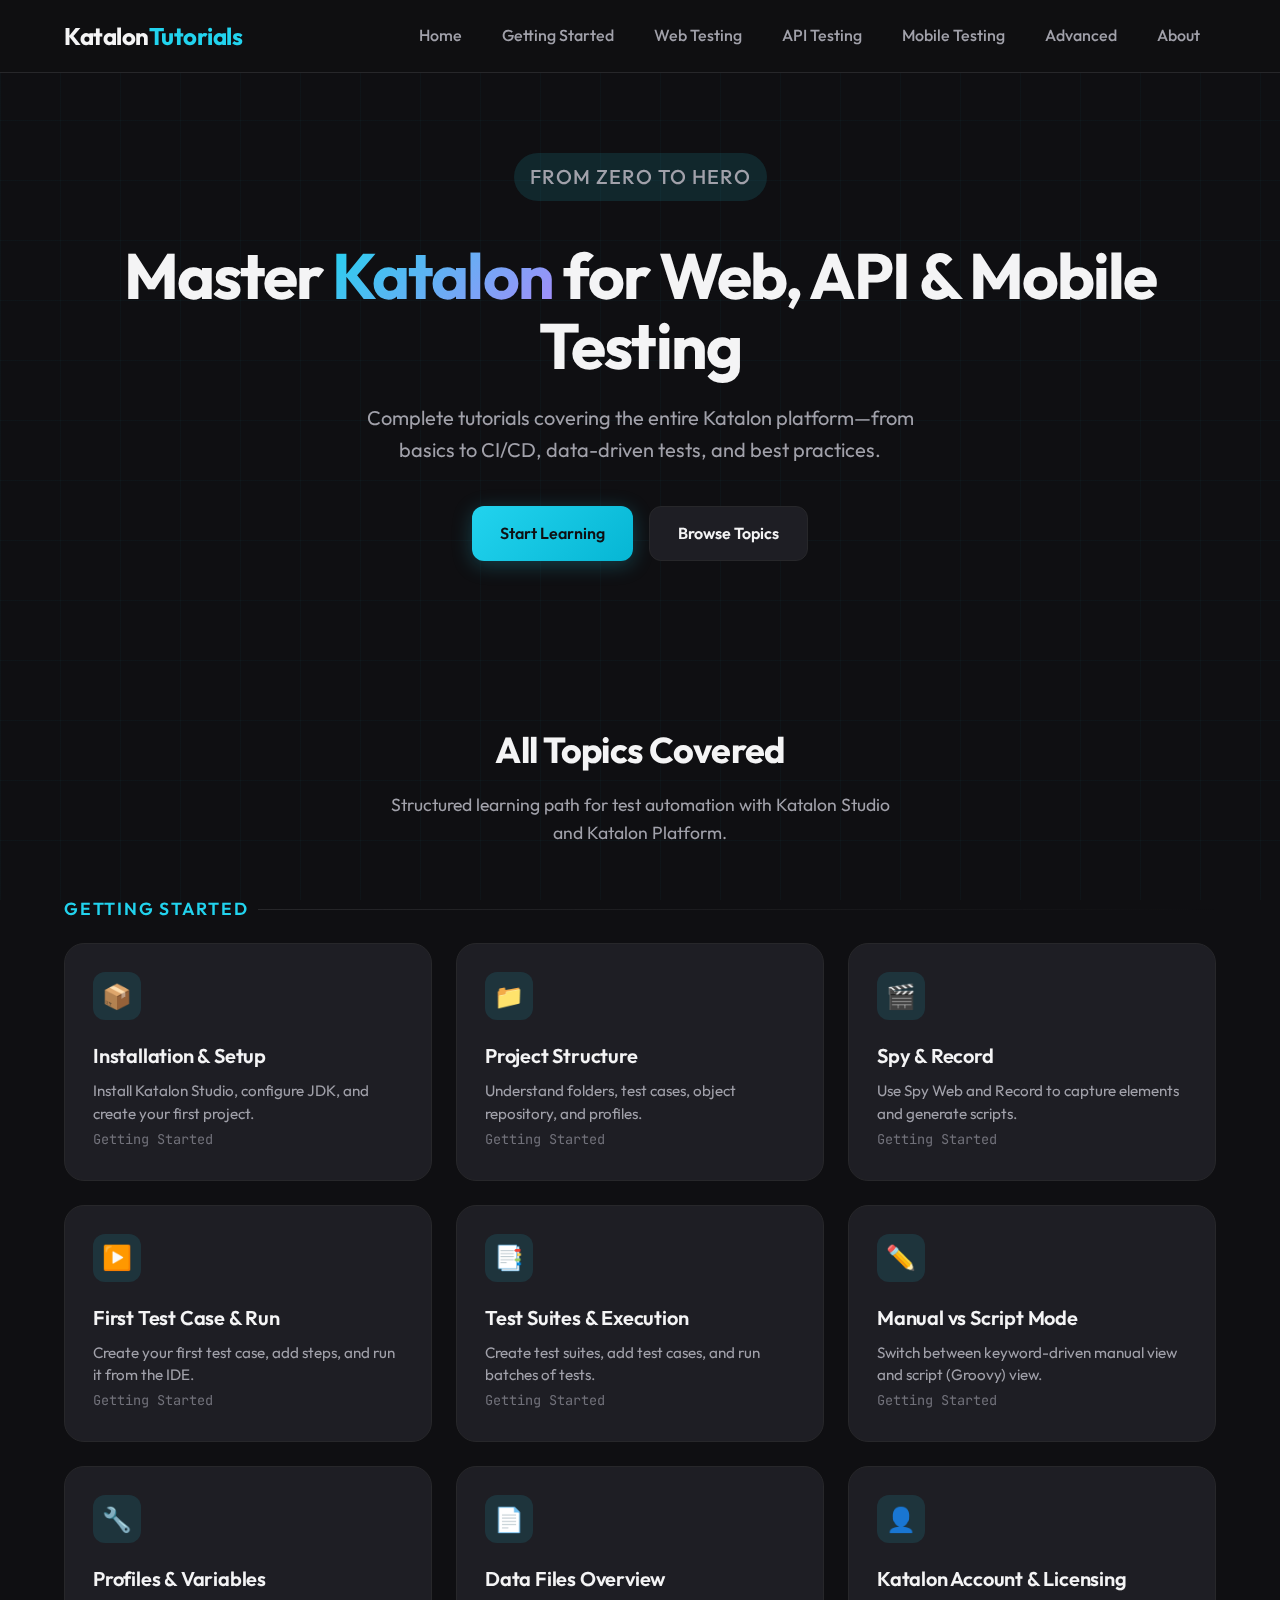
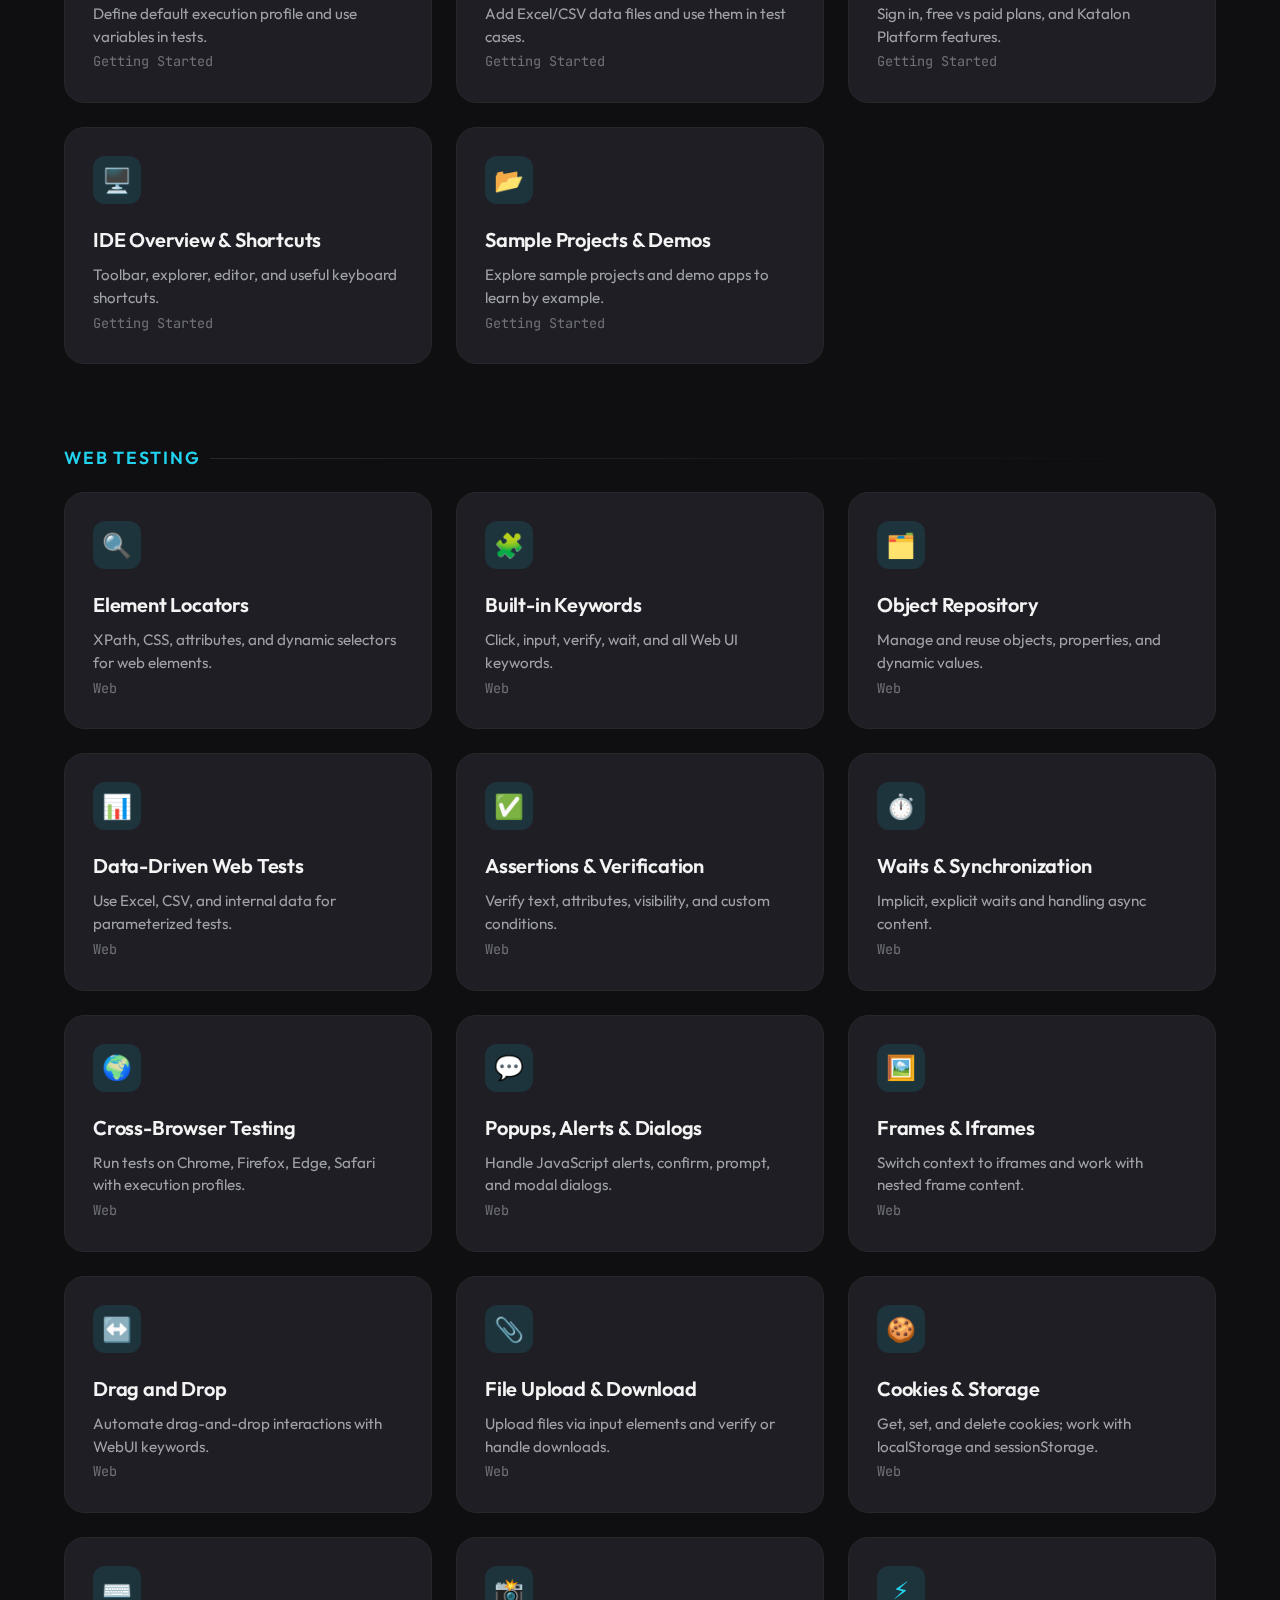
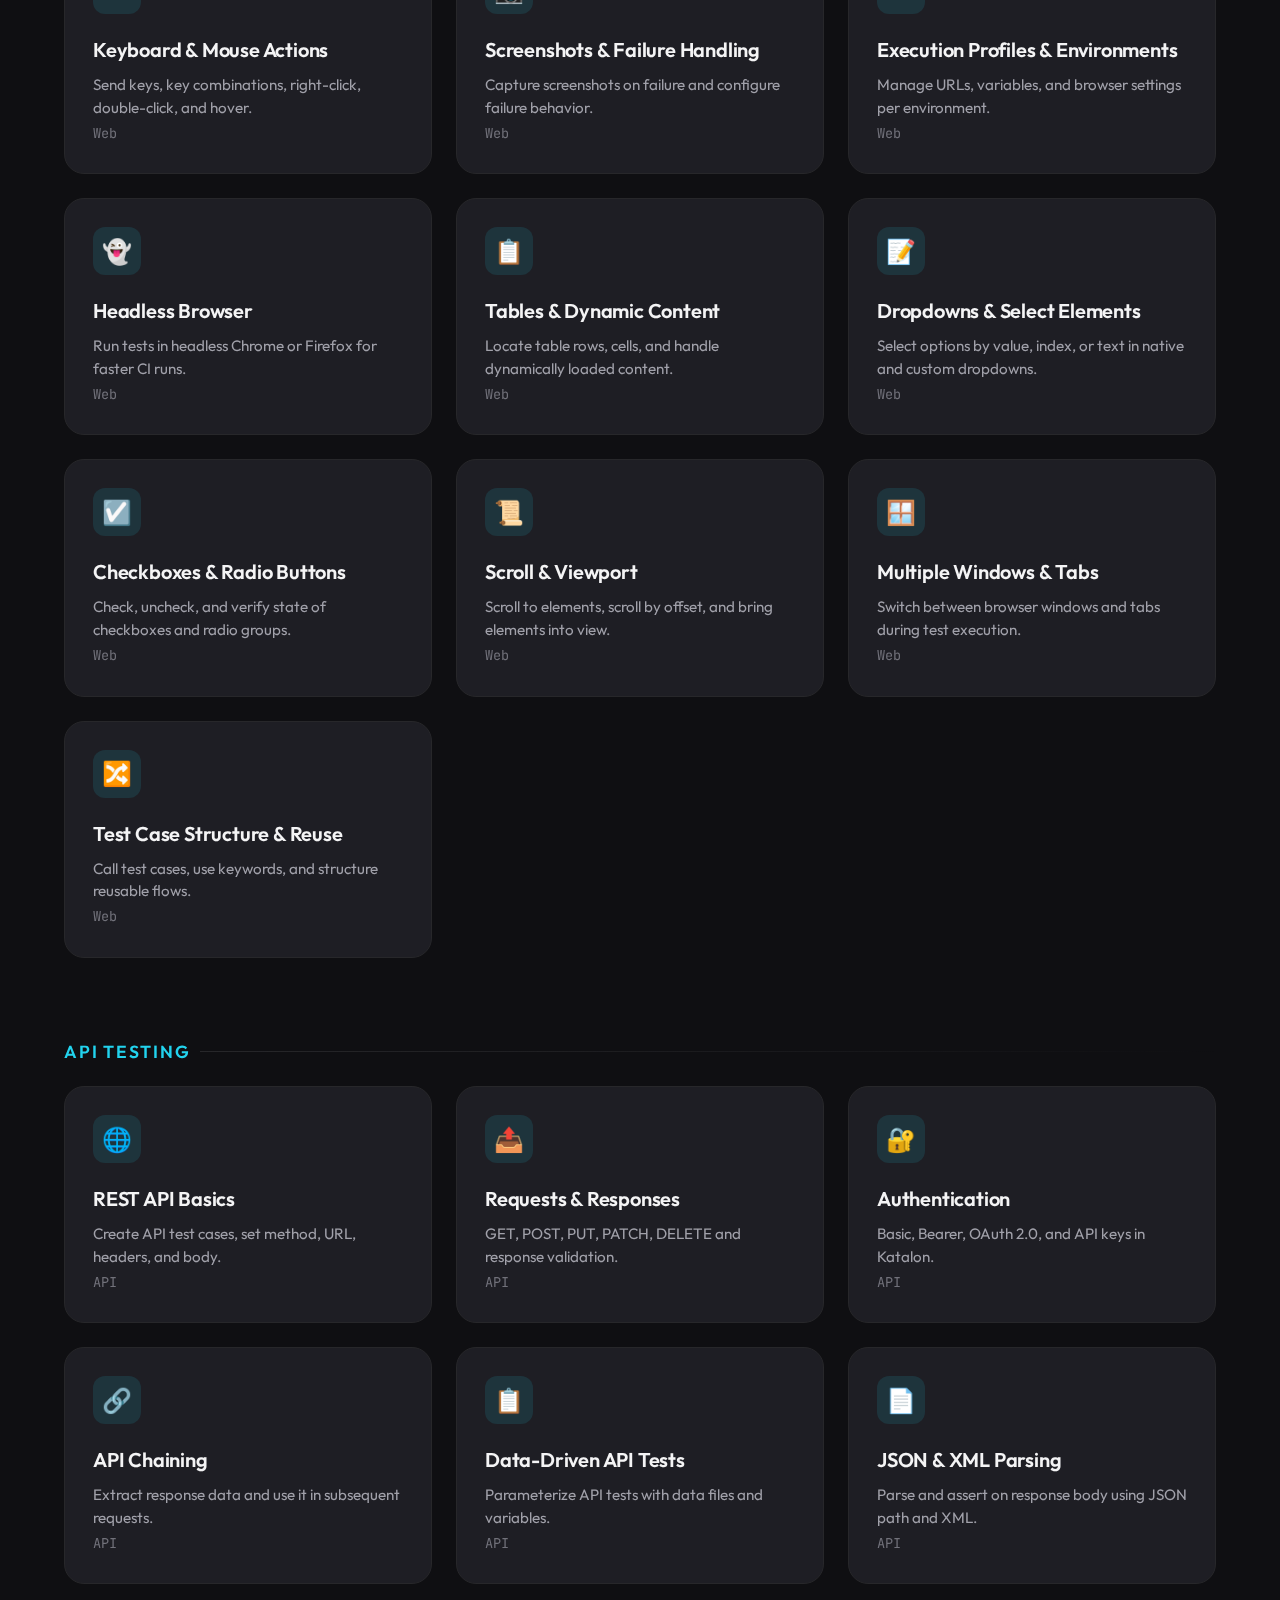
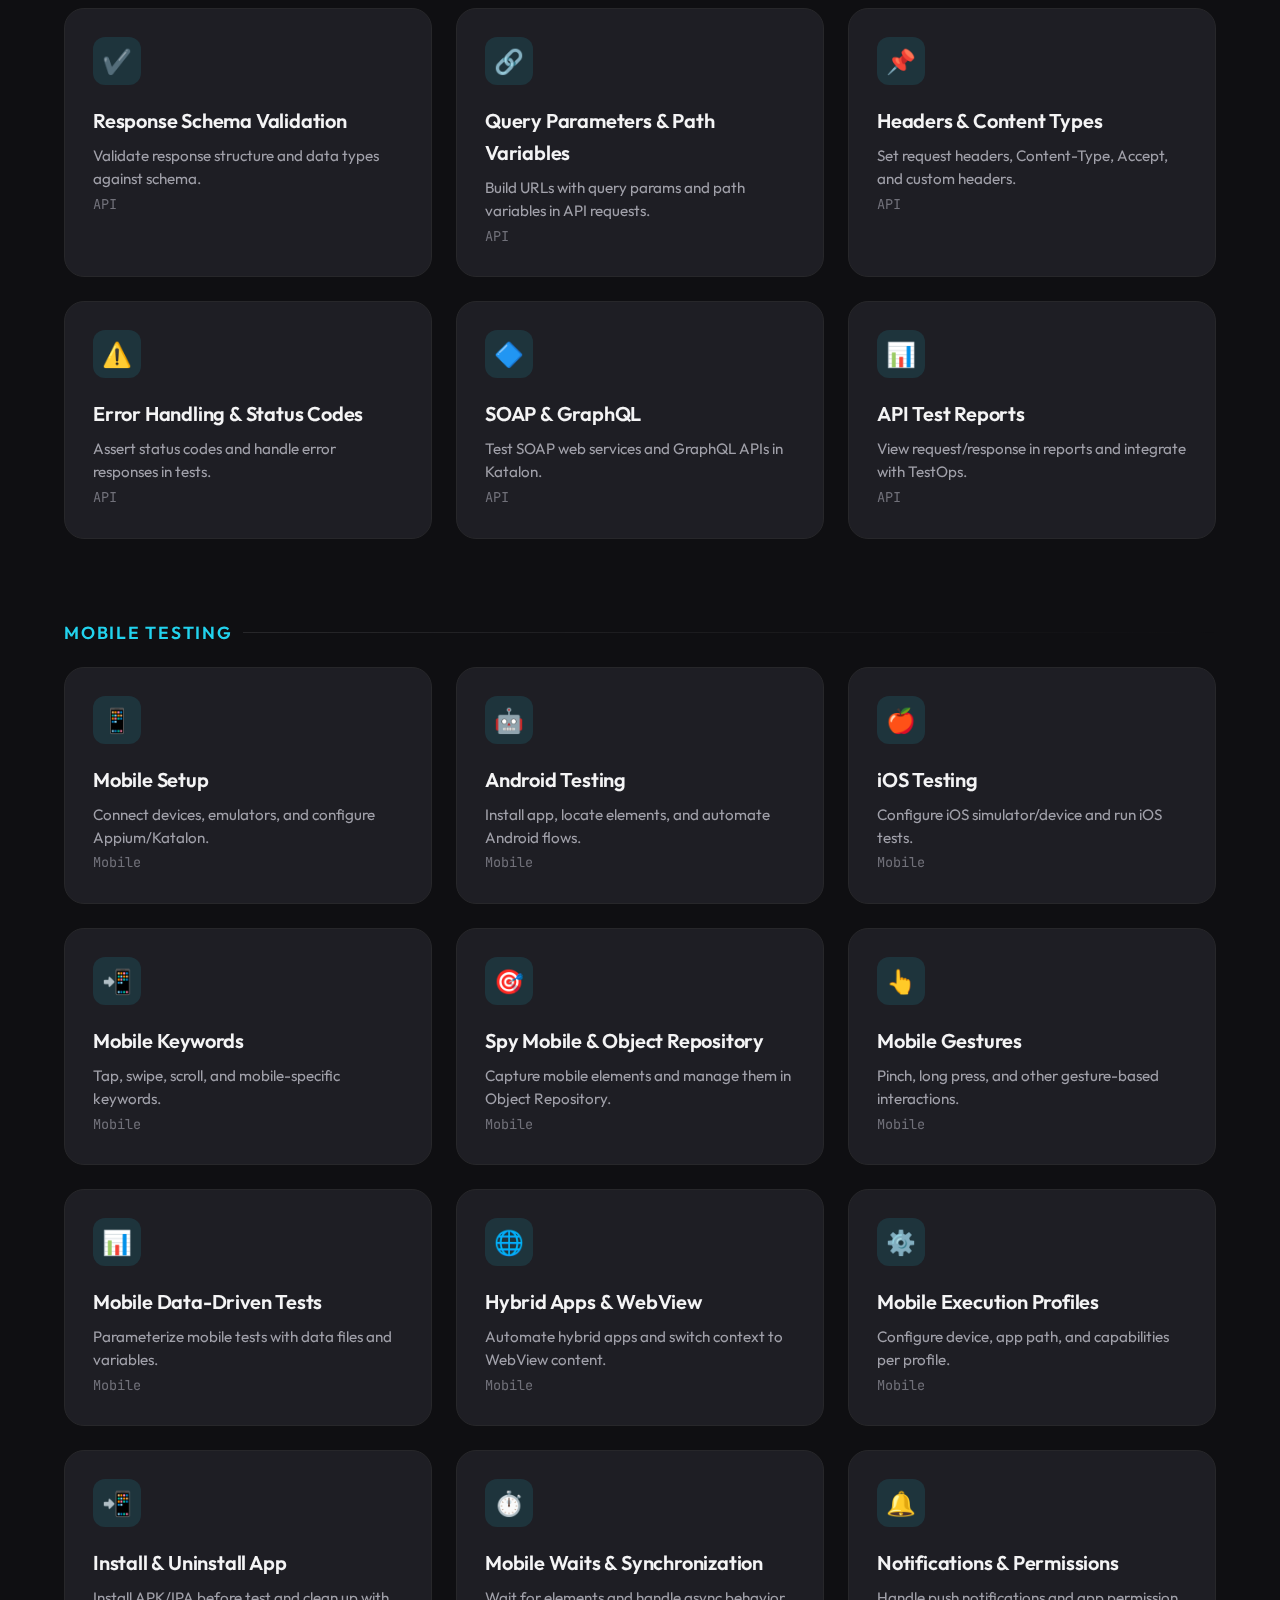
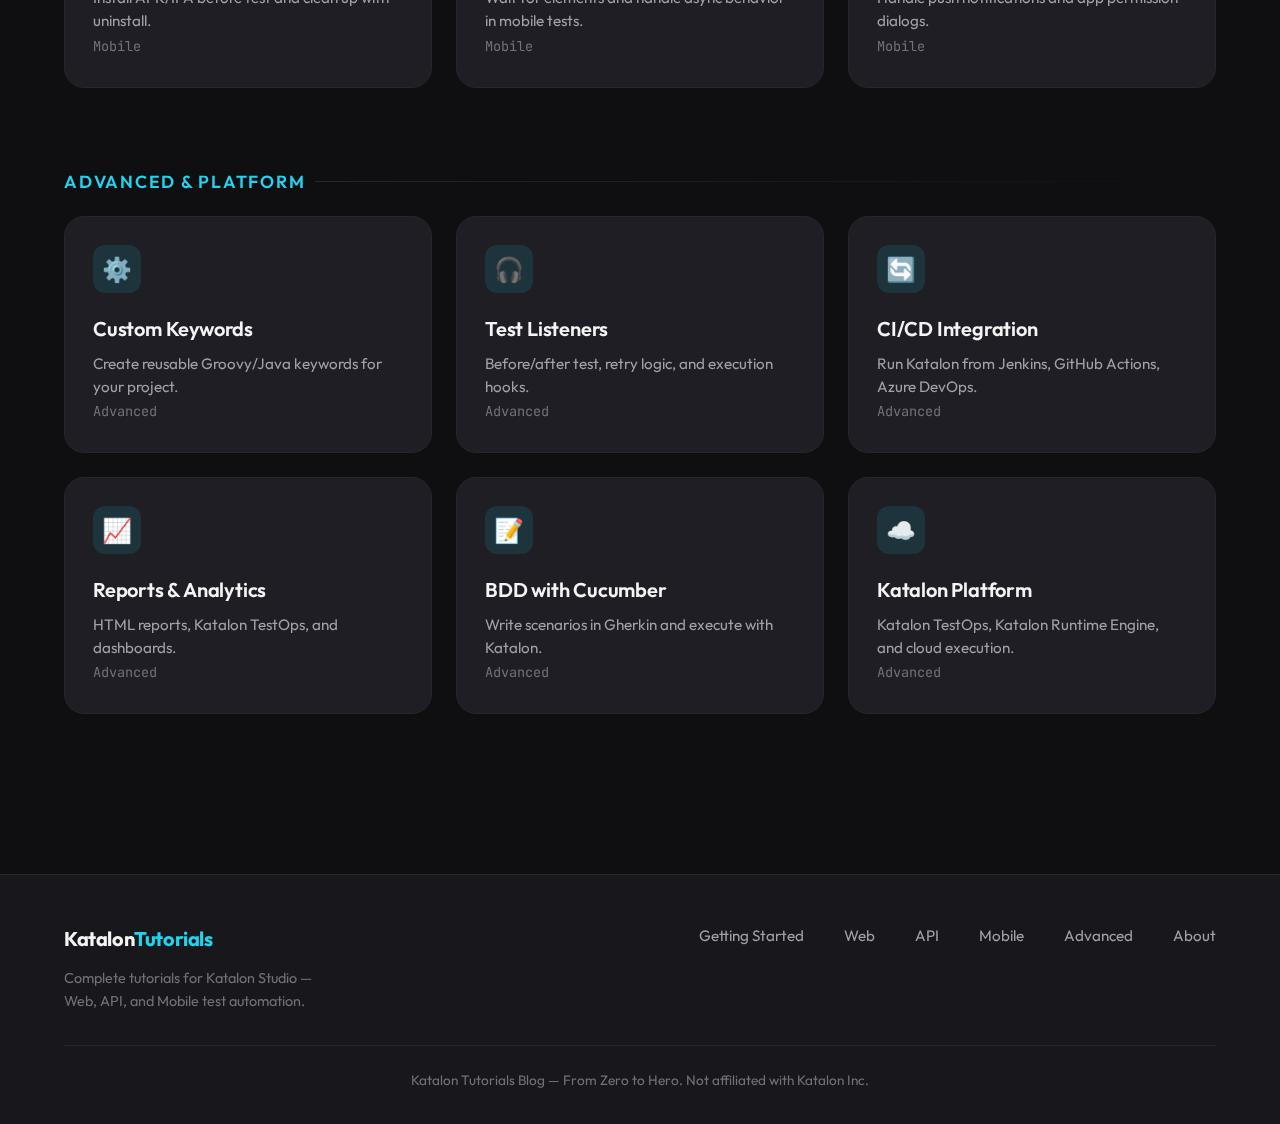
<file: blog/index.html>
<!DOCTYPE html>
<html lang="en">
<head>
  <meta charset="UTF-8">
  <meta name="viewport" content="width=device-width, initial-scale=1.0">
  <title>Katalon Tutorials — Web, API & Mobile Testing from Zero to Hero</title>
  <link rel="stylesheet" href="css/style.css">
</head>
<body>
  <header class="site-header">
    <div class="container">
      <nav class="nav-inner">
        <a href="index.html" class="logo">Katalon<span>Tutorials</span></a>
        <ul class="nav-links">
          <li><a href="index.html">Home</a></li>
          <li><a href="getting-started.html">Getting Started</a></li>
          <li><a href="web-testing.html">Web Testing</a></li>
          <li><a href="api-testing.html">API Testing</a></li>
          <li><a href="mobile-testing.html">Mobile Testing</a></li>
          <li><a href="advanced.html">Advanced</a></li>
          <li><a href="about.html">About</a></li>
        </ul>
      </nav>
    </div>
  </header>

  <main>
    <section class="hero">
      <div class="container">
        <p class="hero-badge">From Zero to Hero</p>
        <h1>Master <span class="highlight">Katalon</span> for Web, API & Mobile Testing</h1>
        <p>Complete tutorials covering the entire Katalon platform—from basics to CI/CD, data-driven tests, and best practices.</p>
        <div class="hero-cta">
          <a href="getting-started.html" class="btn btn-primary">Start Learning</a>
          <a href="#topics" class="btn btn-secondary">Browse Topics</a>
        </div>
      </div>
    </section>

    <section id="topics" class="section">
      <div class="container">
        <div class="section-header">
          <h2>All Topics Covered</h2>
          <p>Structured learning path for test automation with Katalon Studio and Katalon Platform.</p>
        </div>

        <!-- Getting Started -->
        <div class="category-section">
          <h3 class="category-title">Getting Started</h3>
          <div class="topic-grid">
            <a href="getting-started.html#install" class="topic-card">
              <div class="icon">📦</div>
              <h3>Installation & Setup</h3>
              <p>Install Katalon Studio, configure JDK, and create your first project.</p>
              <span class="meta">Getting Started</span>
            </a>
            <a href="getting-started.html#project" class="topic-card">
              <div class="icon">📁</div>
              <h3>Project Structure</h3>
              <p>Understand folders, test cases, object repository, and profiles.</p>
              <span class="meta">Getting Started</span>
            </a>
            <a href="getting-started.html#recording" class="topic-card">
              <div class="icon">🎬</div>
              <h3>Spy & Record</h3>
              <p>Use Spy Web and Record to capture elements and generate scripts.</p>
              <span class="meta">Getting Started</span>
            </a>
            <a href="getting-started.html#first-test" class="topic-card">
              <div class="icon">▶️</div>
              <h3>First Test Case & Run</h3>
              <p>Create your first test case, add steps, and run it from the IDE.</p>
              <span class="meta">Getting Started</span>
            </a>
            <a href="getting-started.html#test-suites" class="topic-card">
              <div class="icon">📑</div>
              <h3>Test Suites & Execution</h3>
              <p>Create test suites, add test cases, and run batches of tests.</p>
              <span class="meta">Getting Started</span>
            </a>
            <a href="getting-started.html#manual-script" class="topic-card">
              <div class="icon">✏️</div>
              <h3>Manual vs Script Mode</h3>
              <p>Switch between keyword-driven manual view and script (Groovy) view.</p>
              <span class="meta">Getting Started</span>
            </a>
            <a href="getting-started.html#profiles-variables" class="topic-card">
              <div class="icon">🔧</div>
              <h3>Profiles & Variables</h3>
              <p>Define default execution profile and use variables in tests.</p>
              <span class="meta">Getting Started</span>
            </a>
            <a href="getting-started.html#data-files-intro" class="topic-card">
              <div class="icon">📄</div>
              <h3>Data Files Overview</h3>
              <p>Add Excel/CSV data files and use them in test cases.</p>
              <span class="meta">Getting Started</span>
            </a>
            <a href="getting-started.html#account-licensing" class="topic-card">
              <div class="icon">👤</div>
              <h3>Katalon Account & Licensing</h3>
              <p>Sign in, free vs paid plans, and Katalon Platform features.</p>
              <span class="meta">Getting Started</span>
            </a>
            <a href="getting-started.html#ide-overview" class="topic-card">
              <div class="icon">🖥️</div>
              <h3>IDE Overview & Shortcuts</h3>
              <p>Toolbar, explorer, editor, and useful keyboard shortcuts.</p>
              <span class="meta">Getting Started</span>
            </a>
            <a href="getting-started.html#sample-projects" class="topic-card">
              <div class="icon">📂</div>
              <h3>Sample Projects & Demos</h3>
              <p>Explore sample projects and demo apps to learn by example.</p>
              <span class="meta">Getting Started</span>
            </a>
          </div>
        </div>

        <!-- Web Testing -->
        <div class="category-section">
          <h3 class="category-title">Web Testing</h3>
          <div class="topic-grid">
            <a href="web-testing.html#elements" class="topic-card">
              <div class="icon">🔍</div>
              <h3>Element Locators</h3>
              <p>XPath, CSS, attributes, and dynamic selectors for web elements.</p>
              <span class="meta">Web</span>
            </a>
            <a href="web-testing.html#keywords" class="topic-card">
              <div class="icon">🧩</div>
              <h3>Built-in Keywords</h3>
              <p>Click, input, verify, wait, and all Web UI keywords.</p>
              <span class="meta">Web</span>
            </a>
            <a href="web-testing.html#object-repo" class="topic-card">
              <div class="icon">🗂️</div>
              <h3>Object Repository</h3>
              <p>Manage and reuse objects, properties, and dynamic values.</p>
              <span class="meta">Web</span>
            </a>
            <a href="web-testing.html#data-driven" class="topic-card">
              <div class="icon">📊</div>
              <h3>Data-Driven Web Tests</h3>
              <p>Use Excel, CSV, and internal data for parameterized tests.</p>
              <span class="meta">Web</span>
            </a>
            <a href="web-testing.html#assertions" class="topic-card">
              <div class="icon">✅</div>
              <h3>Assertions & Verification</h3>
              <p>Verify text, attributes, visibility, and custom conditions.</p>
              <span class="meta">Web</span>
            </a>
            <a href="web-testing.html#waits" class="topic-card">
              <div class="icon">⏱️</div>
              <h3>Waits & Synchronization</h3>
              <p>Implicit, explicit waits and handling async content.</p>
              <span class="meta">Web</span>
            </a>
            <a href="web-testing.html#cross-browser" class="topic-card">
              <div class="icon">🌍</div>
              <h3>Cross-Browser Testing</h3>
              <p>Run tests on Chrome, Firefox, Edge, Safari with execution profiles.</p>
              <span class="meta">Web</span>
            </a>
            <a href="web-testing.html#popups-alerts" class="topic-card">
              <div class="icon">💬</div>
              <h3>Popups, Alerts & Dialogs</h3>
              <p>Handle JavaScript alerts, confirm, prompt, and modal dialogs.</p>
              <span class="meta">Web</span>
            </a>
            <a href="web-testing.html#frames" class="topic-card">
              <div class="icon">🖼️</div>
              <h3>Frames & Iframes</h3>
              <p>Switch context to iframes and work with nested frame content.</p>
              <span class="meta">Web</span>
            </a>
            <a href="web-testing.html#drag-drop" class="topic-card">
              <div class="icon">↔️</div>
              <h3>Drag and Drop</h3>
              <p>Automate drag-and-drop interactions with WebUI keywords.</p>
              <span class="meta">Web</span>
            </a>
            <a href="web-testing.html#file-upload" class="topic-card">
              <div class="icon">📎</div>
              <h3>File Upload & Download</h3>
              <p>Upload files via input elements and verify or handle downloads.</p>
              <span class="meta">Web</span>
            </a>
            <a href="web-testing.html#cookies-storage" class="topic-card">
              <div class="icon">🍪</div>
              <h3>Cookies & Storage</h3>
              <p>Get, set, and delete cookies; work with localStorage and sessionStorage.</p>
              <span class="meta">Web</span>
            </a>
            <a href="web-testing.html#keyboard-mouse" class="topic-card">
              <div class="icon">⌨️</div>
              <h3>Keyboard & Mouse Actions</h3>
              <p>Send keys, key combinations, right-click, double-click, and hover.</p>
              <span class="meta">Web</span>
            </a>
            <a href="web-testing.html#screenshots" class="topic-card">
              <div class="icon">📸</div>
              <h3>Screenshots & Failure Handling</h3>
              <p>Capture screenshots on failure and configure failure behavior.</p>
              <span class="meta">Web</span>
            </a>
            <a href="web-testing.html#execution-profiles" class="topic-card">
              <div class="icon">⚡</div>
              <h3>Execution Profiles & Environments</h3>
              <p>Manage URLs, variables, and browser settings per environment.</p>
              <span class="meta">Web</span>
            </a>
            <a href="web-testing.html#headless" class="topic-card">
              <div class="icon">👻</div>
              <h3>Headless Browser</h3>
              <p>Run tests in headless Chrome or Firefox for faster CI runs.</p>
              <span class="meta">Web</span>
            </a>
            <a href="web-testing.html#tables-dynamic" class="topic-card">
              <div class="icon">📋</div>
              <h3>Tables & Dynamic Content</h3>
              <p>Locate table rows, cells, and handle dynamically loaded content.</p>
              <span class="meta">Web</span>
            </a>
            <a href="web-testing.html#dropdowns-select" class="topic-card">
              <div class="icon">📝</div>
              <h3>Dropdowns & Select Elements</h3>
              <p>Select options by value, index, or text in native and custom dropdowns.</p>
              <span class="meta">Web</span>
            </a>
            <a href="web-testing.html#checkboxes-radio" class="topic-card">
              <div class="icon">☑️</div>
              <h3>Checkboxes & Radio Buttons</h3>
              <p>Check, uncheck, and verify state of checkboxes and radio groups.</p>
              <span class="meta">Web</span>
            </a>
            <a href="web-testing.html#scroll-viewport" class="topic-card">
              <div class="icon">📜</div>
              <h3>Scroll & Viewport</h3>
              <p>Scroll to elements, scroll by offset, and bring elements into view.</p>
              <span class="meta">Web</span>
            </a>
            <a href="web-testing.html#windows-tabs" class="topic-card">
              <div class="icon">🪟</div>
              <h3>Multiple Windows & Tabs</h3>
              <p>Switch between browser windows and tabs during test execution.</p>
              <span class="meta">Web</span>
            </a>
            <a href="web-testing.html#test-structure" class="topic-card">
              <div class="icon">🔀</div>
              <h3>Test Case Structure & Reuse</h3>
              <p>Call test cases, use keywords, and structure reusable flows.</p>
              <span class="meta">Web</span>
            </a>
          </div>
        </div>

        <!-- API Testing -->
        <div class="category-section">
          <h3 class="category-title">API Testing</h3>
          <div class="topic-grid">
            <a href="api-testing.html#rest-basics" class="topic-card">
              <div class="icon">🌐</div>
              <h3>REST API Basics</h3>
              <p>Create API test cases, set method, URL, headers, and body.</p>
              <span class="meta">API</span>
            </a>
            <a href="api-testing.html#requests" class="topic-card">
              <div class="icon">📤</div>
              <h3>Requests & Responses</h3>
              <p>GET, POST, PUT, PATCH, DELETE and response validation.</p>
              <span class="meta">API</span>
            </a>
            <a href="api-testing.html#auth" class="topic-card">
              <div class="icon">🔐</div>
              <h3>Authentication</h3>
              <p>Basic, Bearer, OAuth 2.0, and API keys in Katalon.</p>
              <span class="meta">API</span>
            </a>
            <a href="api-testing.html#chaining" class="topic-card">
              <div class="icon">🔗</div>
              <h3>API Chaining</h3>
              <p>Extract response data and use it in subsequent requests.</p>
              <span class="meta">API</span>
            </a>
            <a href="api-testing.html#data-driven-api" class="topic-card">
              <div class="icon">📋</div>
              <h3>Data-Driven API Tests</h3>
              <p>Parameterize API tests with data files and variables.</p>
              <span class="meta">API</span>
            </a>
            <a href="api-testing.html#json-xml" class="topic-card">
              <div class="icon">📄</div>
              <h3>JSON & XML Parsing</h3>
              <p>Parse and assert on response body using JSON path and XML.</p>
              <span class="meta">API</span>
            </a>
            <a href="api-testing.html#schema-validation" class="topic-card">
              <div class="icon">✔️</div>
              <h3>Response Schema Validation</h3>
              <p>Validate response structure and data types against schema.</p>
              <span class="meta">API</span>
            </a>
            <a href="api-testing.html#query-path" class="topic-card">
              <div class="icon">🔗</div>
              <h3>Query Parameters & Path Variables</h3>
              <p>Build URLs with query params and path variables in API requests.</p>
              <span class="meta">API</span>
            </a>
            <a href="api-testing.html#headers-content" class="topic-card">
              <div class="icon">📌</div>
              <h3>Headers & Content Types</h3>
              <p>Set request headers, Content-Type, Accept, and custom headers.</p>
              <span class="meta">API</span>
            </a>
            <a href="api-testing.html#error-handling" class="topic-card">
              <div class="icon">⚠️</div>
              <h3>Error Handling & Status Codes</h3>
              <p>Assert status codes and handle error responses in tests.</p>
              <span class="meta">API</span>
            </a>
            <a href="api-testing.html#soap-graphql" class="topic-card">
              <div class="icon">🔷</div>
              <h3>SOAP & GraphQL</h3>
              <p>Test SOAP web services and GraphQL APIs in Katalon.</p>
              <span class="meta">API</span>
            </a>
            <a href="api-testing.html#api-reports" class="topic-card">
              <div class="icon">📊</div>
              <h3>API Test Reports</h3>
              <p>View request/response in reports and integrate with TestOps.</p>
              <span class="meta">API</span>
            </a>
          </div>
        </div>

        <!-- Mobile Testing -->
        <div class="category-section">
          <h3 class="category-title">Mobile Testing</h3>
          <div class="topic-grid">
            <a href="mobile-testing.html#setup" class="topic-card">
              <div class="icon">📱</div>
              <h3>Mobile Setup</h3>
              <p>Connect devices, emulators, and configure Appium/Katalon.</p>
              <span class="meta">Mobile</span>
            </a>
            <a href="mobile-testing.html#android" class="topic-card">
              <div class="icon">🤖</div>
              <h3>Android Testing</h3>
              <p>Install app, locate elements, and automate Android flows.</p>
              <span class="meta">Mobile</span>
            </a>
            <a href="mobile-testing.html#ios" class="topic-card">
              <div class="icon">🍎</div>
              <h3>iOS Testing</h3>
              <p>Configure iOS simulator/device and run iOS tests.</p>
              <span class="meta">Mobile</span>
            </a>
            <a href="mobile-testing.html#mobile-keywords" class="topic-card">
              <div class="icon">📲</div>
              <h3>Mobile Keywords</h3>
              <p>Tap, swipe, scroll, and mobile-specific keywords.</p>
              <span class="meta">Mobile</span>
            </a>
            <a href="mobile-testing.html#spy-object-repo" class="topic-card">
              <div class="icon">🎯</div>
              <h3>Spy Mobile & Object Repository</h3>
              <p>Capture mobile elements and manage them in Object Repository.</p>
              <span class="meta">Mobile</span>
            </a>
            <a href="mobile-testing.html#gestures" class="topic-card">
              <div class="icon">👆</div>
              <h3>Mobile Gestures</h3>
              <p>Pinch, long press, and other gesture-based interactions.</p>
              <span class="meta">Mobile</span>
            </a>
            <a href="mobile-testing.html#mobile-data-driven" class="topic-card">
              <div class="icon">📊</div>
              <h3>Mobile Data-Driven Tests</h3>
              <p>Parameterize mobile tests with data files and variables.</p>
              <span class="meta">Mobile</span>
            </a>
            <a href="mobile-testing.html#hybrid-webview" class="topic-card">
              <div class="icon">🌐</div>
              <h3>Hybrid Apps & WebView</h3>
              <p>Automate hybrid apps and switch context to WebView content.</p>
              <span class="meta">Mobile</span>
            </a>
            <a href="mobile-testing.html#mobile-profiles" class="topic-card">
              <div class="icon">⚙️</div>
              <h3>Mobile Execution Profiles</h3>
              <p>Configure device, app path, and capabilities per profile.</p>
              <span class="meta">Mobile</span>
            </a>
            <a href="mobile-testing.html#install-uninstall" class="topic-card">
              <div class="icon">📲</div>
              <h3>Install & Uninstall App</h3>
              <p>Install APK/IPA before test and clean up with uninstall.</p>
              <span class="meta">Mobile</span>
            </a>
            <a href="mobile-testing.html#mobile-waits" class="topic-card">
              <div class="icon">⏱️</div>
              <h3>Mobile Waits & Synchronization</h3>
              <p>Wait for elements and handle async behavior in mobile tests.</p>
              <span class="meta">Mobile</span>
            </a>
            <a href="mobile-testing.html#notifications" class="topic-card">
              <div class="icon">🔔</div>
              <h3>Notifications & Permissions</h3>
              <p>Handle push notifications and app permission dialogs.</p>
              <span class="meta">Mobile</span>
            </a>
          </div>
        </div>

        <!-- Advanced -->
        <div class="category-section">
          <h3 class="category-title">Advanced & Platform</h3>
          <div class="topic-grid">
            <a href="advanced.html#custom-keywords" class="topic-card">
              <div class="icon">⚙️</div>
              <h3>Custom Keywords</h3>
              <p>Create reusable Groovy/Java keywords for your project.</p>
              <span class="meta">Advanced</span>
            </a>
            <a href="advanced.html#listeners" class="topic-card">
              <div class="icon">🎧</div>
              <h3>Test Listeners</h3>
              <p>Before/after test, retry logic, and execution hooks.</p>
              <span class="meta">Advanced</span>
            </a>
            <a href="advanced.html#cicd" class="topic-card">
              <div class="icon">🔄</div>
              <h3>CI/CD Integration</h3>
              <p>Run Katalon from Jenkins, GitHub Actions, Azure DevOps.</p>
              <span class="meta">Advanced</span>
            </a>
            <a href="advanced.html#reports" class="topic-card">
              <div class="icon">📈</div>
              <h3>Reports & Analytics</h3>
              <p>HTML reports, Katalon TestOps, and dashboards.</p>
              <span class="meta">Advanced</span>
            </a>
            <a href="advanced.html#bdd" class="topic-card">
              <div class="icon">📝</div>
              <h3>BDD with Cucumber</h3>
              <p>Write scenarios in Gherkin and execute with Katalon.</p>
              <span class="meta">Advanced</span>
            </a>
            <a href="advanced.html#katalon-platform" class="topic-card">
              <div class="icon">☁️</div>
              <h3>Katalon Platform</h3>
              <p>Katalon TestOps, Katalon Runtime Engine, and cloud execution.</p>
              <span class="meta">Advanced</span>
            </a>
          </div>
        </div>
      </div>
    </section>
  </main>

  <footer class="site-footer">
    <div class="container">
      <div class="footer-inner">
        <div class="footer-brand">
          <a href="index.html" class="logo">Katalon<span>Tutorials</span></a>
          <p>Complete tutorials for Katalon Studio — Web, API, and Mobile test automation.</p>
        </div>
        <ul class="footer-links">
          <li><a href="getting-started.html">Getting Started</a></li>
          <li><a href="web-testing.html">Web</a></li>
          <li><a href="api-testing.html">API</a></li>
          <li><a href="mobile-testing.html">Mobile</a></li>
          <li><a href="advanced.html">Advanced</a></li>
          <li><a href="about.html">About</a></li>
        </ul>
      </div>
      <div class="footer-bottom">
        Katalon Tutorials Blog — From Zero to Hero. Not affiliated with Katalon Inc.
      </div>
    </div>
  </footer>
</body>
</html>
</file>
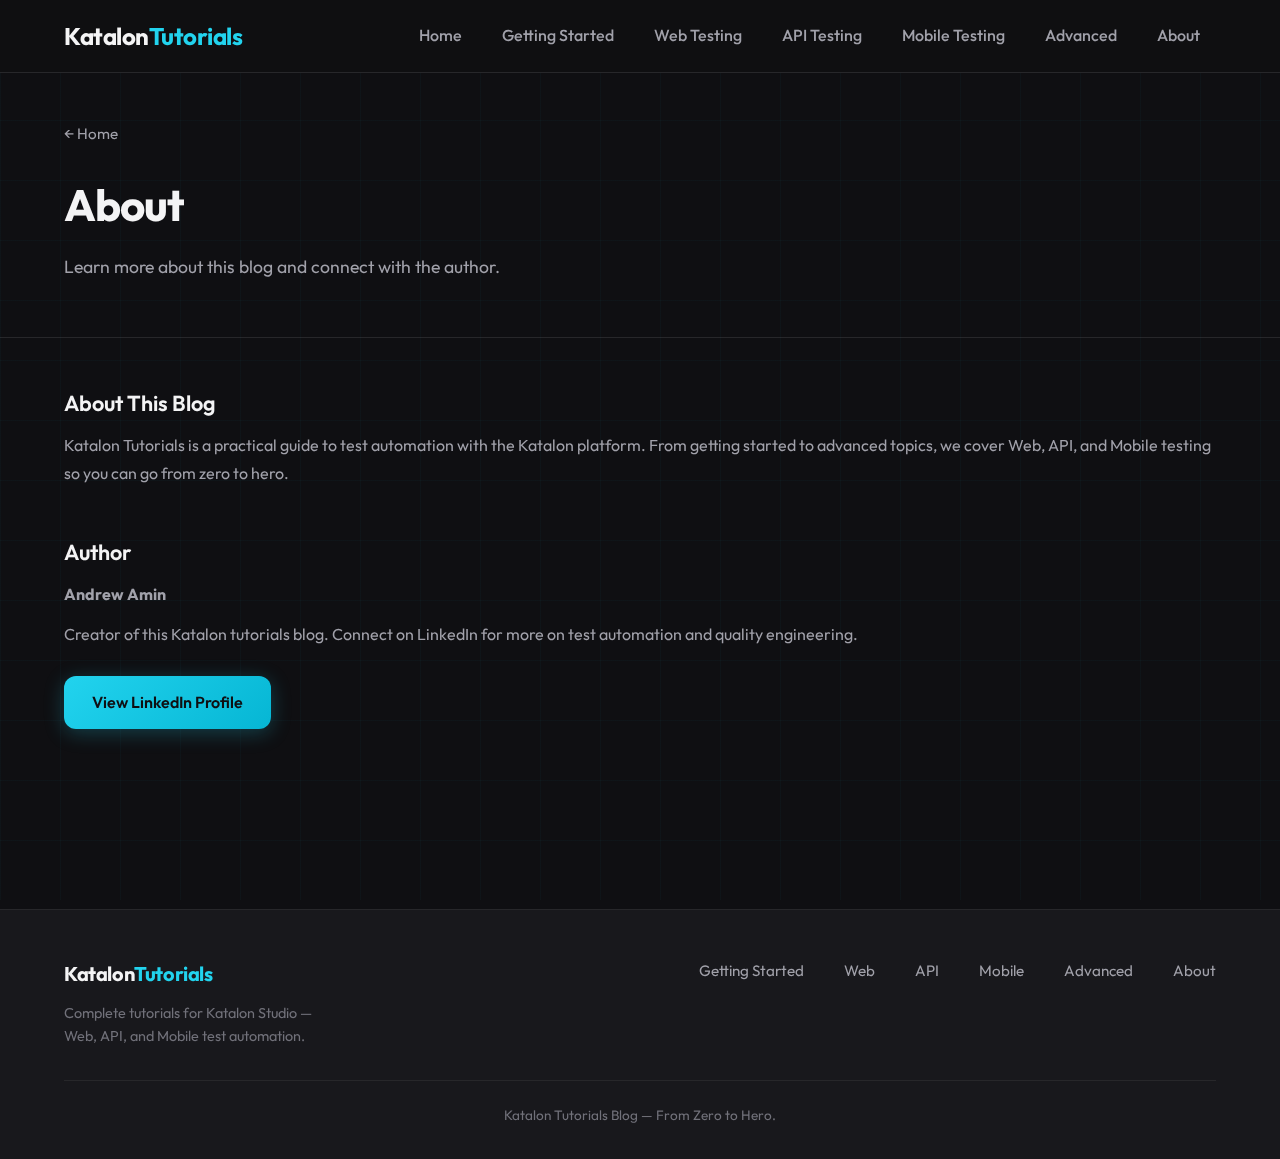
<file: blog/about.html>
<!DOCTYPE html>
<html lang="en">
<head>
  <meta charset="UTF-8">
  <meta name="viewport" content="width=device-width, initial-scale=1.0">
  <title>About — Katalon Tutorials</title>
  <link rel="stylesheet" href="css/style.css">
</head>
<body>
  <header class="site-header">
    <div class="container">
      <nav class="nav-inner">
        <a href="index.html" class="logo">Katalon<span>Tutorials</span></a>
        <ul class="nav-links">
          <li><a href="index.html">Home</a></li>
          <li><a href="getting-started.html">Getting Started</a></li>
          <li><a href="web-testing.html">Web Testing</a></li>
          <li><a href="api-testing.html">API Testing</a></li>
          <li><a href="mobile-testing.html">Mobile Testing</a></li>
          <li><a href="advanced.html">Advanced</a></li>
          <li><a href="about.html">About</a></li>
        </ul>
      </nav>
    </div>
  </header>

  <main>
    <section class="page-hero">
      <div class="container">
        <a href="index.html" class="back-link">← Home</a>
        <h1>About</h1>
        <p>Learn more about this blog and connect with the author.</p>
      </div>
    </section>

    <div class="content-area">
      <div class="container">
        <div class="about-block">
          <h2>About This Blog</h2>
          <p>Katalon Tutorials is a practical guide to test automation with the Katalon platform. From getting started to advanced topics, we cover Web, API, and Mobile testing so you can go from zero to hero.</p>
        </div>

        <div class="about-block">
          <h2>Author</h2>
          <p><strong>Andrew Amin</strong></p>
          <p>Creator of this Katalon tutorials blog. Connect on LinkedIn for more on test automation and quality engineering.</p>
          <a href="https://www.linkedin.com/in/andrew-amin-48763a194/" target="_blank" rel="noopener noreferrer" class="btn btn-primary btn-linkedin">
            View LinkedIn Profile
          </a>
        </div>
      </div>
    </div>
  </main>

  <footer class="site-footer">
    <div class="container">
      <div class="footer-inner">
        <div class="footer-brand">
          <a href="index.html" class="logo">Katalon<span>Tutorials</span></a>
          <p>Complete tutorials for Katalon Studio — Web, API, and Mobile test automation.</p>
        </div>
        <ul class="footer-links">
          <li><a href="getting-started.html">Getting Started</a></li>
          <li><a href="web-testing.html">Web</a></li>
          <li><a href="api-testing.html">API</a></li>
          <li><a href="mobile-testing.html">Mobile</a></li>
          <li><a href="advanced.html">Advanced</a></li>
          <li><a href="about.html">About</a></li>
        </ul>
      </div>
      <div class="footer-bottom">Katalon Tutorials Blog — From Zero to Hero.</div>
    </div>
  </footer>
</body>
</html>
</file>
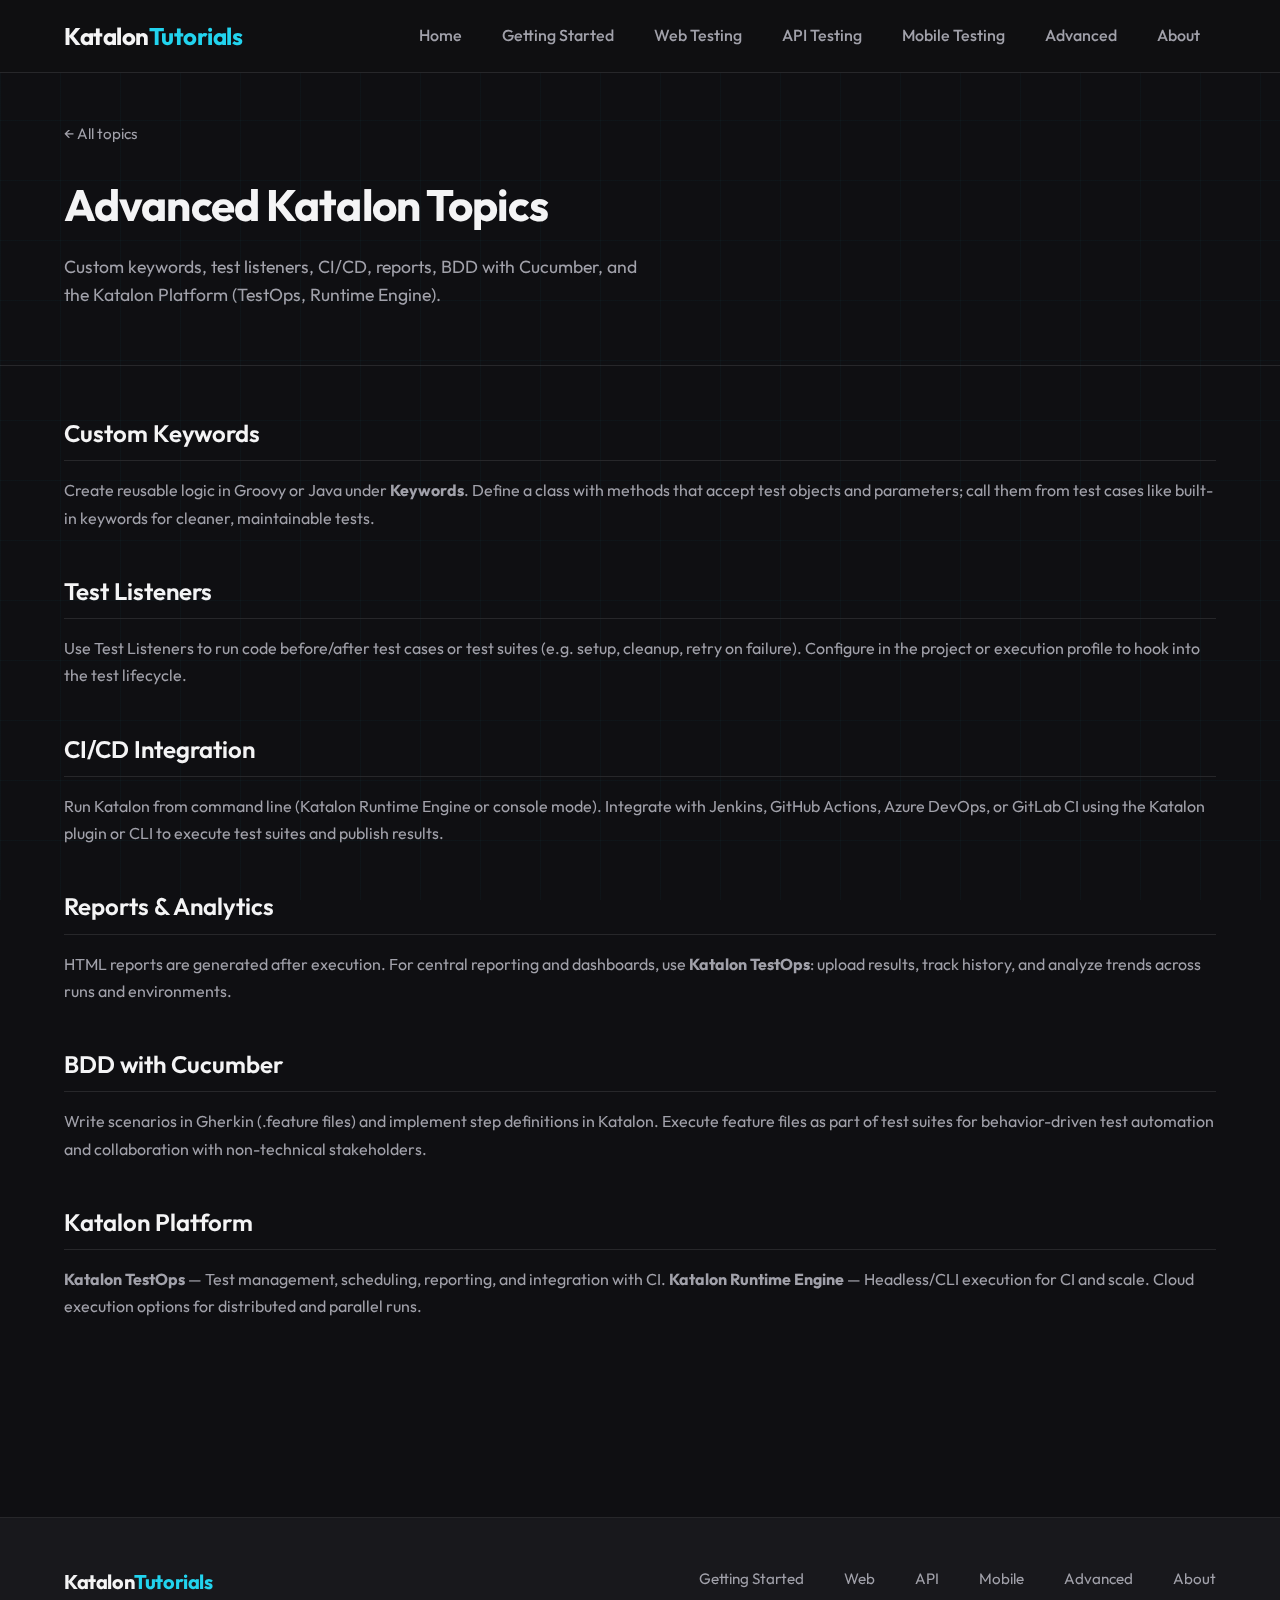
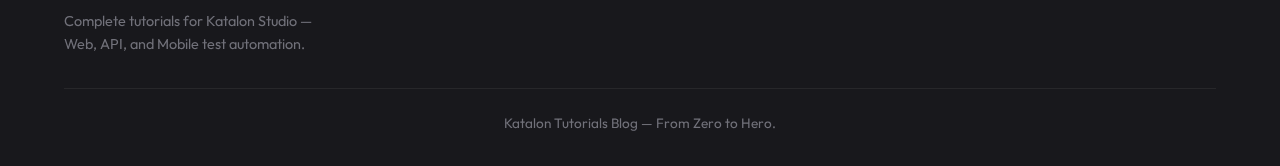
<file: blog/advanced.html>
<!DOCTYPE html>
<html lang="en">
<head>
  <meta charset="UTF-8">
  <meta name="viewport" content="width=device-width, initial-scale=1.0">
  <title>Advanced Katalon — CI/CD, Reports, BDD, Platform</title>
  <link rel="stylesheet" href="css/style.css">
</head>
<body>
  <header class="site-header">
    <div class="container">
      <nav class="nav-inner">
        <a href="index.html" class="logo">Katalon<span>Tutorials</span></a>
        <ul class="nav-links">
          <li><a href="index.html">Home</a></li>
          <li><a href="getting-started.html">Getting Started</a></li>
          <li><a href="web-testing.html">Web Testing</a></li>
          <li><a href="api-testing.html">API Testing</a></li>
          <li><a href="mobile-testing.html">Mobile Testing</a></li>
          <li><a href="advanced.html">Advanced</a></li>
          <li><a href="about.html">About</a></li>
        </ul>
      </nav>
    </div>
  </header>

  <main>
    <section class="page-hero">
      <div class="container">
        <a href="index.html#topics" class="back-link">← All topics</a>
        <h1>Advanced Katalon Topics</h1>
        <p>Custom keywords, test listeners, CI/CD, reports, BDD with Cucumber, and the Katalon Platform (TestOps, Runtime Engine).</p>
      </div>
    </section>

    <div class="content-area">
      <div class="container">
        <h2 id="custom-keywords">Custom Keywords</h2>
        <p>Create reusable logic in Groovy or Java under <strong>Keywords</strong>. Define a class with methods that accept test objects and parameters; call them from test cases like built-in keywords for cleaner, maintainable tests.</p>

        <h2 id="listeners">Test Listeners</h2>
        <p>Use Test Listeners to run code before/after test cases or test suites (e.g. setup, cleanup, retry on failure). Configure in the project or execution profile to hook into the test lifecycle.</p>

        <h2 id="cicd">CI/CD Integration</h2>
        <p>Run Katalon from command line (Katalon Runtime Engine or console mode). Integrate with Jenkins, GitHub Actions, Azure DevOps, or GitLab CI using the Katalon plugin or CLI to execute test suites and publish results.</p>

        <h2 id="reports">Reports & Analytics</h2>
        <p>HTML reports are generated after execution. For central reporting and dashboards, use <strong>Katalon TestOps</strong>: upload results, track history, and analyze trends across runs and environments.</p>

        <h2 id="bdd">BDD with Cucumber</h2>
        <p>Write scenarios in Gherkin (.feature files) and implement step definitions in Katalon. Execute feature files as part of test suites for behavior-driven test automation and collaboration with non-technical stakeholders.</p>

        <h2 id="katalon-platform">Katalon Platform</h2>
        <p><strong>Katalon TestOps</strong> — Test management, scheduling, reporting, and integration with CI. <strong>Katalon Runtime Engine</strong> — Headless/CLI execution for CI and scale. Cloud execution options for distributed and parallel runs.</p>
      </div>
    </div>
  </main>

  <footer class="site-footer">
    <div class="container">
      <div class="footer-inner">
        <div class="footer-brand">
          <a href="index.html" class="logo">Katalon<span>Tutorials</span></a>
          <p>Complete tutorials for Katalon Studio — Web, API, and Mobile test automation.</p>
        </div>
        <ul class="footer-links">
          <li><a href="getting-started.html">Getting Started</a></li>
          <li><a href="web-testing.html">Web</a></li>
          <li><a href="api-testing.html">API</a></li>
          <li><a href="mobile-testing.html">Mobile</a></li>
          <li><a href="advanced.html">Advanced</a></li>
          <li><a href="about.html">About</a></li>
        </ul>
      </div>
      <div class="footer-bottom">Katalon Tutorials Blog — From Zero to Hero.</div>
    </div>
  </footer>
</body>
</html>
</file>
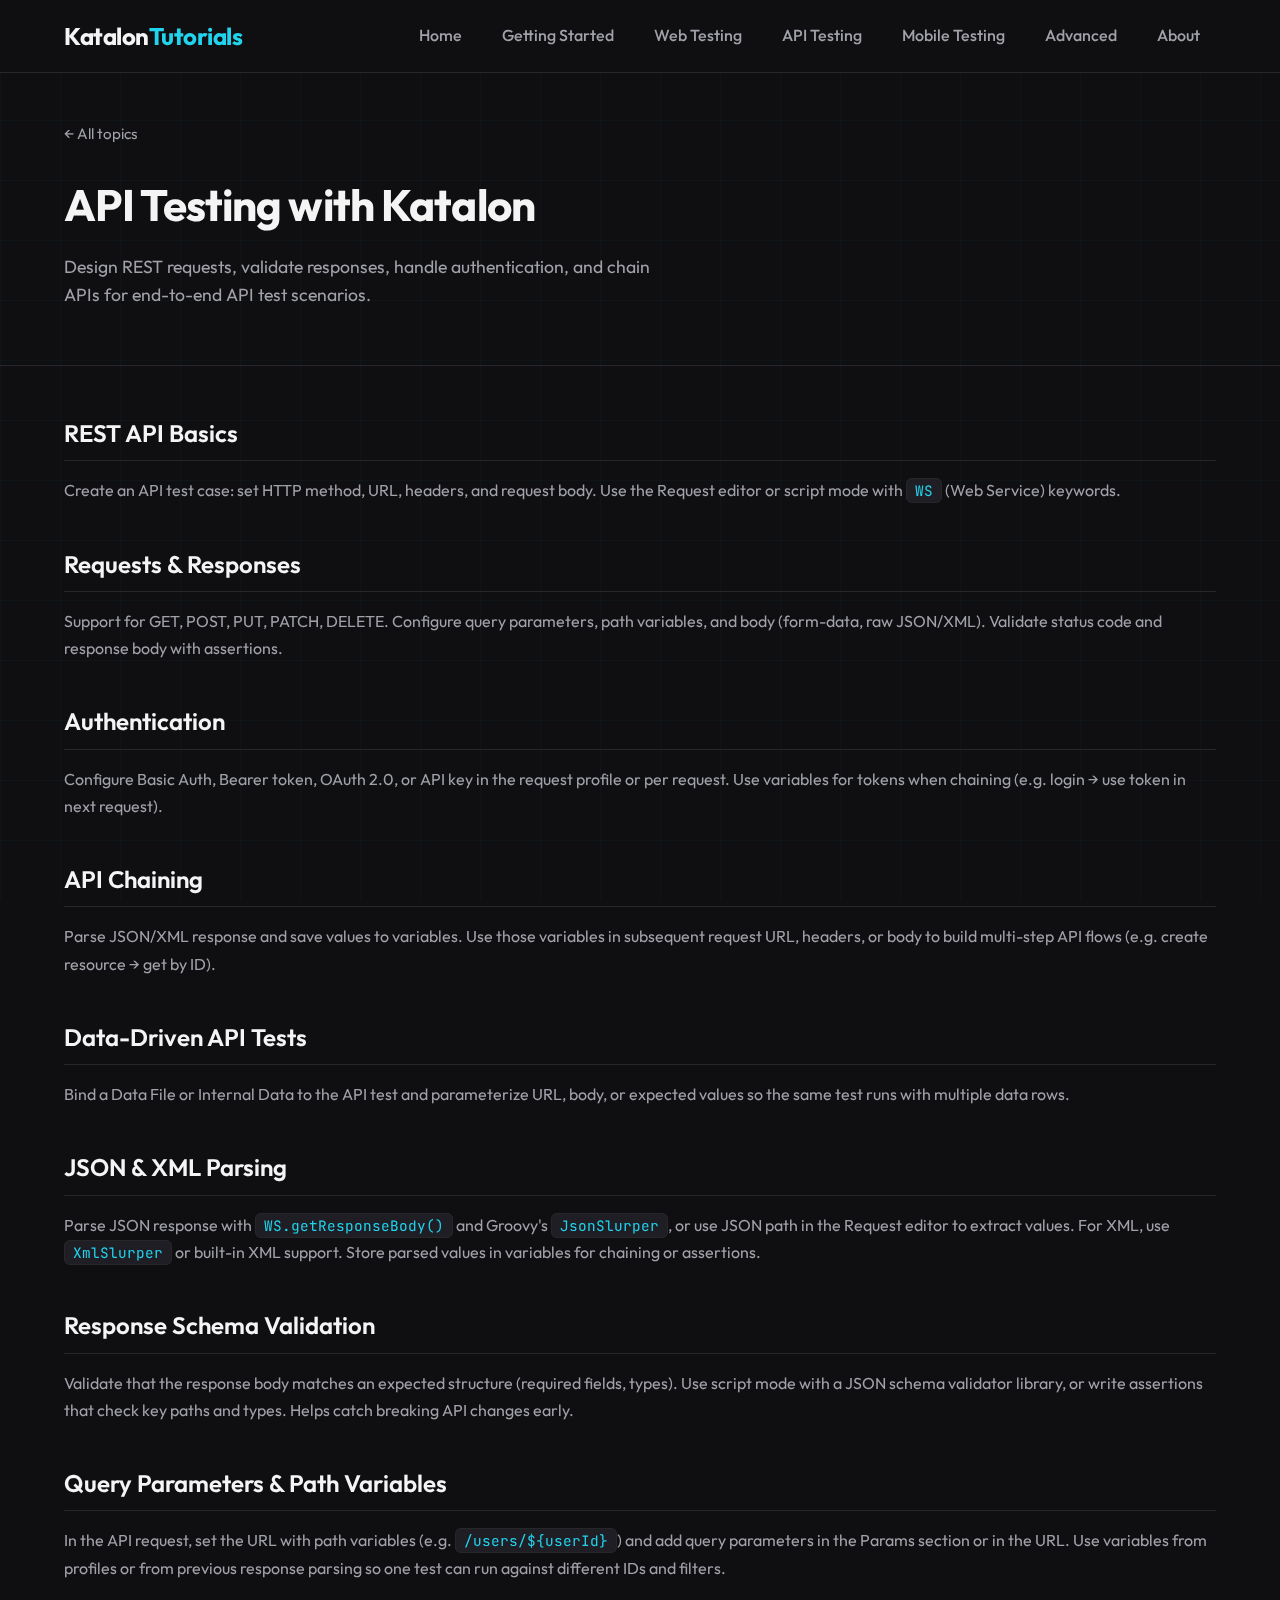
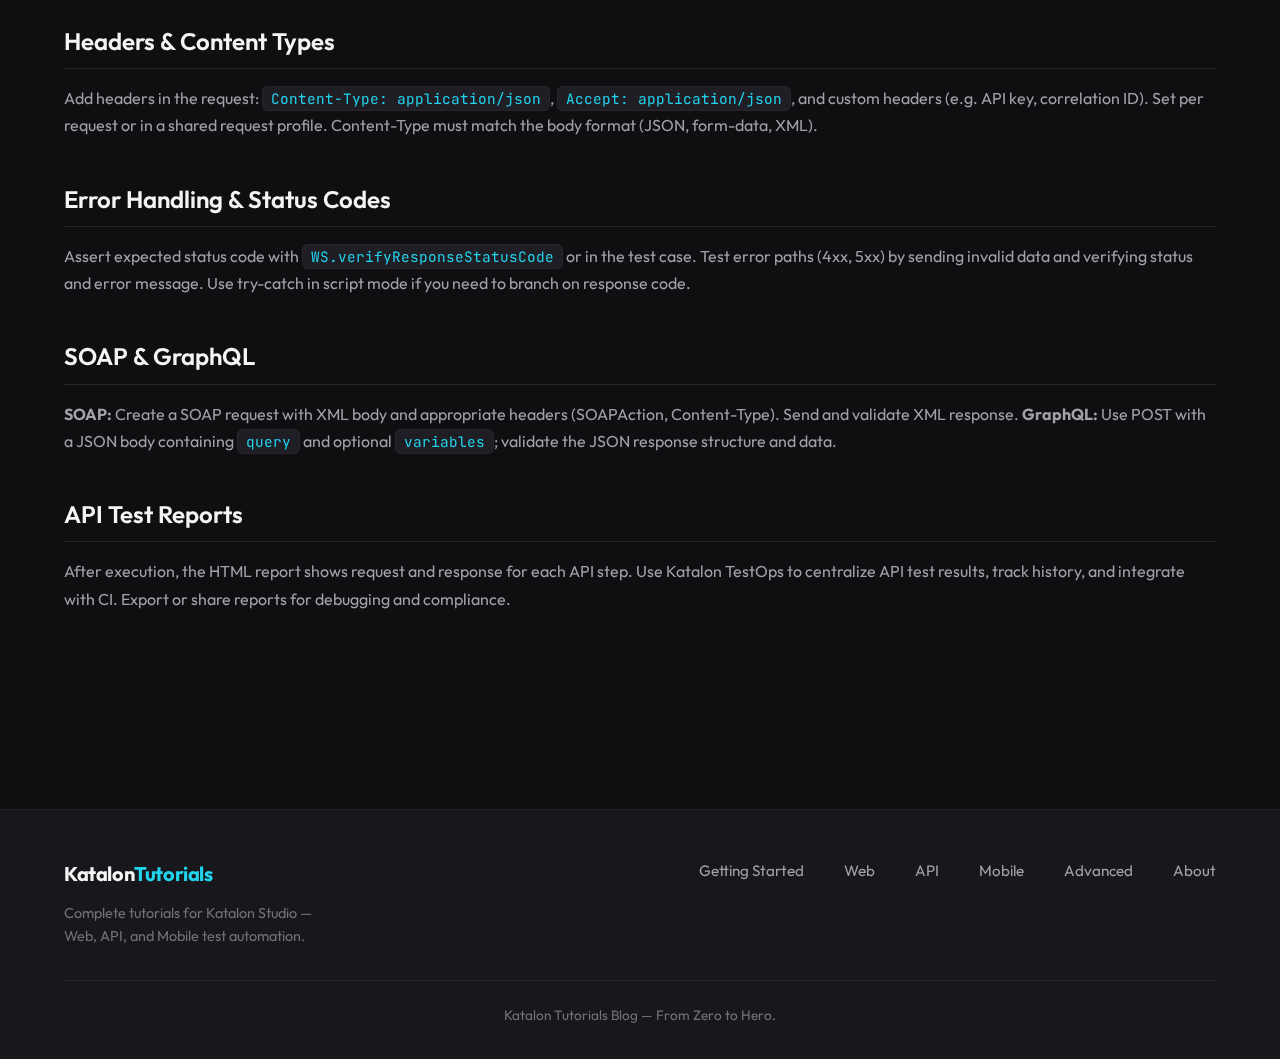
<file: blog/api-testing.html>
<!DOCTYPE html>
<html lang="en">
<head>
  <meta charset="UTF-8">
  <meta name="viewport" content="width=device-width, initial-scale=1.0">
  <title>API Testing with Katalon — Katalon Tutorials</title>
  <link rel="stylesheet" href="css/style.css">
</head>
<body>
  <header class="site-header">
    <div class="container">
      <nav class="nav-inner">
        <a href="index.html" class="logo">Katalon<span>Tutorials</span></a>
        <ul class="nav-links">
          <li><a href="index.html">Home</a></li>
          <li><a href="getting-started.html">Getting Started</a></li>
          <li><a href="web-testing.html">Web Testing</a></li>
          <li><a href="api-testing.html">API Testing</a></li>
          <li><a href="mobile-testing.html">Mobile Testing</a></li>
          <li><a href="advanced.html">Advanced</a></li>
          <li><a href="about.html">About</a></li>
        </ul>
      </nav>
    </div>
  </header>

  <main>
    <section class="page-hero">
      <div class="container">
        <a href="index.html#topics" class="back-link">← All topics</a>
        <h1>API Testing with Katalon</h1>
        <p>Design REST requests, validate responses, handle authentication, and chain APIs for end-to-end API test scenarios.</p>
      </div>
    </section>

    <div class="content-area">
      <div class="container">
        <h2 id="rest-basics">REST API Basics</h2>
        <p>Create an API test case: set HTTP method, URL, headers, and request body. Use the Request editor or script mode with <code>WS</code> (Web Service) keywords.</p>

        <h2 id="requests">Requests & Responses</h2>
        <p>Support for GET, POST, PUT, PATCH, DELETE. Configure query parameters, path variables, and body (form-data, raw JSON/XML). Validate status code and response body with assertions.</p>

        <h2 id="auth">Authentication</h2>
        <p>Configure Basic Auth, Bearer token, OAuth 2.0, or API key in the request profile or per request. Use variables for tokens when chaining (e.g. login → use token in next request).</p>

        <h2 id="chaining">API Chaining</h2>
        <p>Parse JSON/XML response and save values to variables. Use those variables in subsequent request URL, headers, or body to build multi-step API flows (e.g. create resource → get by ID).</p>

        <h2 id="data-driven-api">Data-Driven API Tests</h2>
        <p>Bind a Data File or Internal Data to the API test and parameterize URL, body, or expected values so the same test runs with multiple data rows.</p>

        <h2 id="json-xml">JSON & XML Parsing</h2>
        <p>Parse JSON response with <code>WS.getResponseBody()</code> and Groovy's <code>JsonSlurper</code>, or use JSON path in the Request editor to extract values. For XML, use <code>XmlSlurper</code> or built-in XML support. Store parsed values in variables for chaining or assertions.</p>

        <h2 id="schema-validation">Response Schema Validation</h2>
        <p>Validate that the response body matches an expected structure (required fields, types). Use script mode with a JSON schema validator library, or write assertions that check key paths and types. Helps catch breaking API changes early.</p>

        <h2 id="query-path">Query Parameters & Path Variables</h2>
        <p>In the API request, set the URL with path variables (e.g. <code>/users/${userId}</code>) and add query parameters in the Params section or in the URL. Use variables from profiles or from previous response parsing so one test can run against different IDs and filters.</p>

        <h2 id="headers-content">Headers & Content Types</h2>
        <p>Add headers in the request: <code>Content-Type: application/json</code>, <code>Accept: application/json</code>, and custom headers (e.g. API key, correlation ID). Set per request or in a shared request profile. Content-Type must match the body format (JSON, form-data, XML).</p>

        <h2 id="error-handling">Error Handling & Status Codes</h2>
        <p>Assert expected status code with <code>WS.verifyResponseStatusCode</code> or in the test case. Test error paths (4xx, 5xx) by sending invalid data and verifying status and error message. Use try-catch in script mode if you need to branch on response code.</p>

        <h2 id="soap-graphql">SOAP & GraphQL</h2>
        <p><strong>SOAP:</strong> Create a SOAP request with XML body and appropriate headers (SOAPAction, Content-Type). Send and validate XML response. <strong>GraphQL:</strong> Use POST with a JSON body containing <code>query</code> and optional <code>variables</code>; validate the JSON response structure and data.</p>

        <h2 id="api-reports">API Test Reports</h2>
        <p>After execution, the HTML report shows request and response for each API step. Use Katalon TestOps to centralize API test results, track history, and integrate with CI. Export or share reports for debugging and compliance.</p>
      </div>
    </div>
  </main>

  <footer class="site-footer">
    <div class="container">
      <div class="footer-inner">
        <div class="footer-brand">
          <a href="index.html" class="logo">Katalon<span>Tutorials</span></a>
          <p>Complete tutorials for Katalon Studio — Web, API, and Mobile test automation.</p>
        </div>
        <ul class="footer-links">
          <li><a href="getting-started.html">Getting Started</a></li>
          <li><a href="web-testing.html">Web</a></li>
          <li><a href="api-testing.html">API</a></li>
          <li><a href="mobile-testing.html">Mobile</a></li>
          <li><a href="advanced.html">Advanced</a></li>
          <li><a href="about.html">About</a></li>
        </ul>
      </div>
      <div class="footer-bottom">Katalon Tutorials Blog — From Zero to Hero.</div>
    </div>
  </footer>
</body>
</html>
</file>
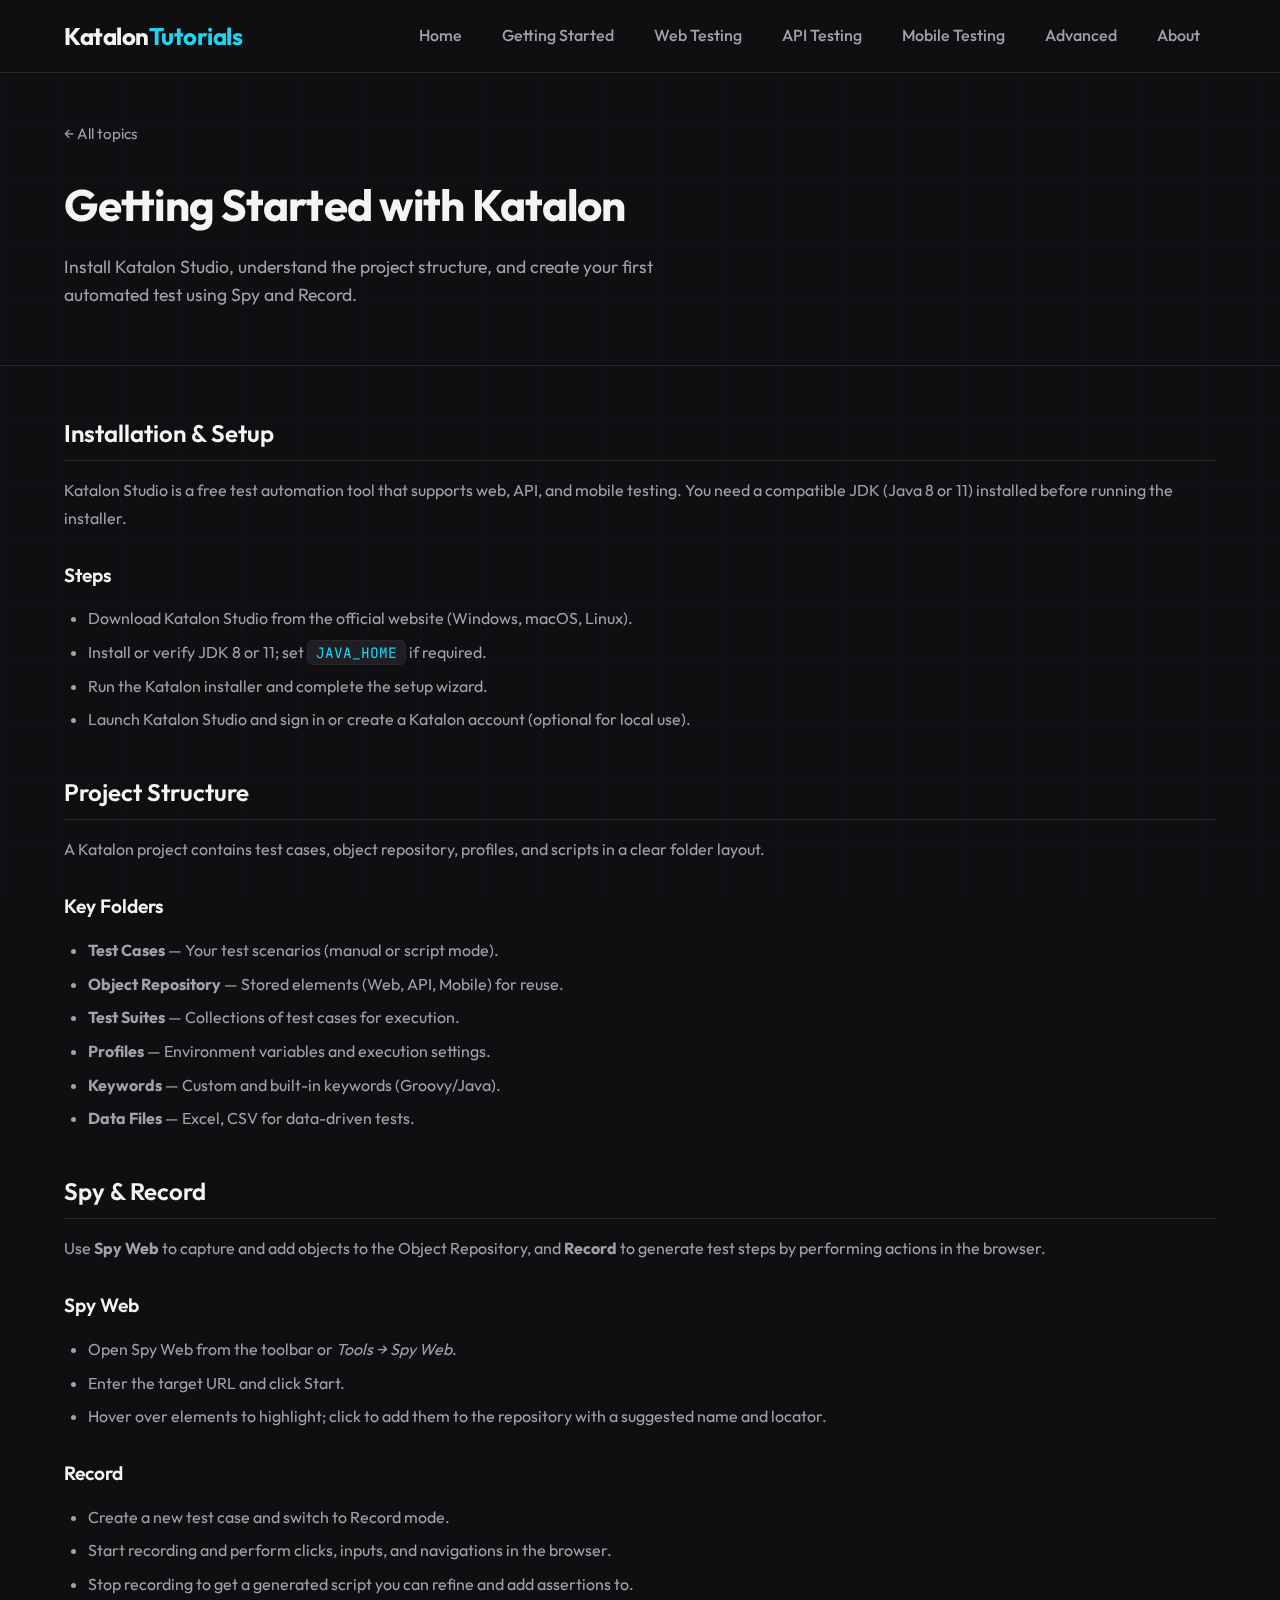
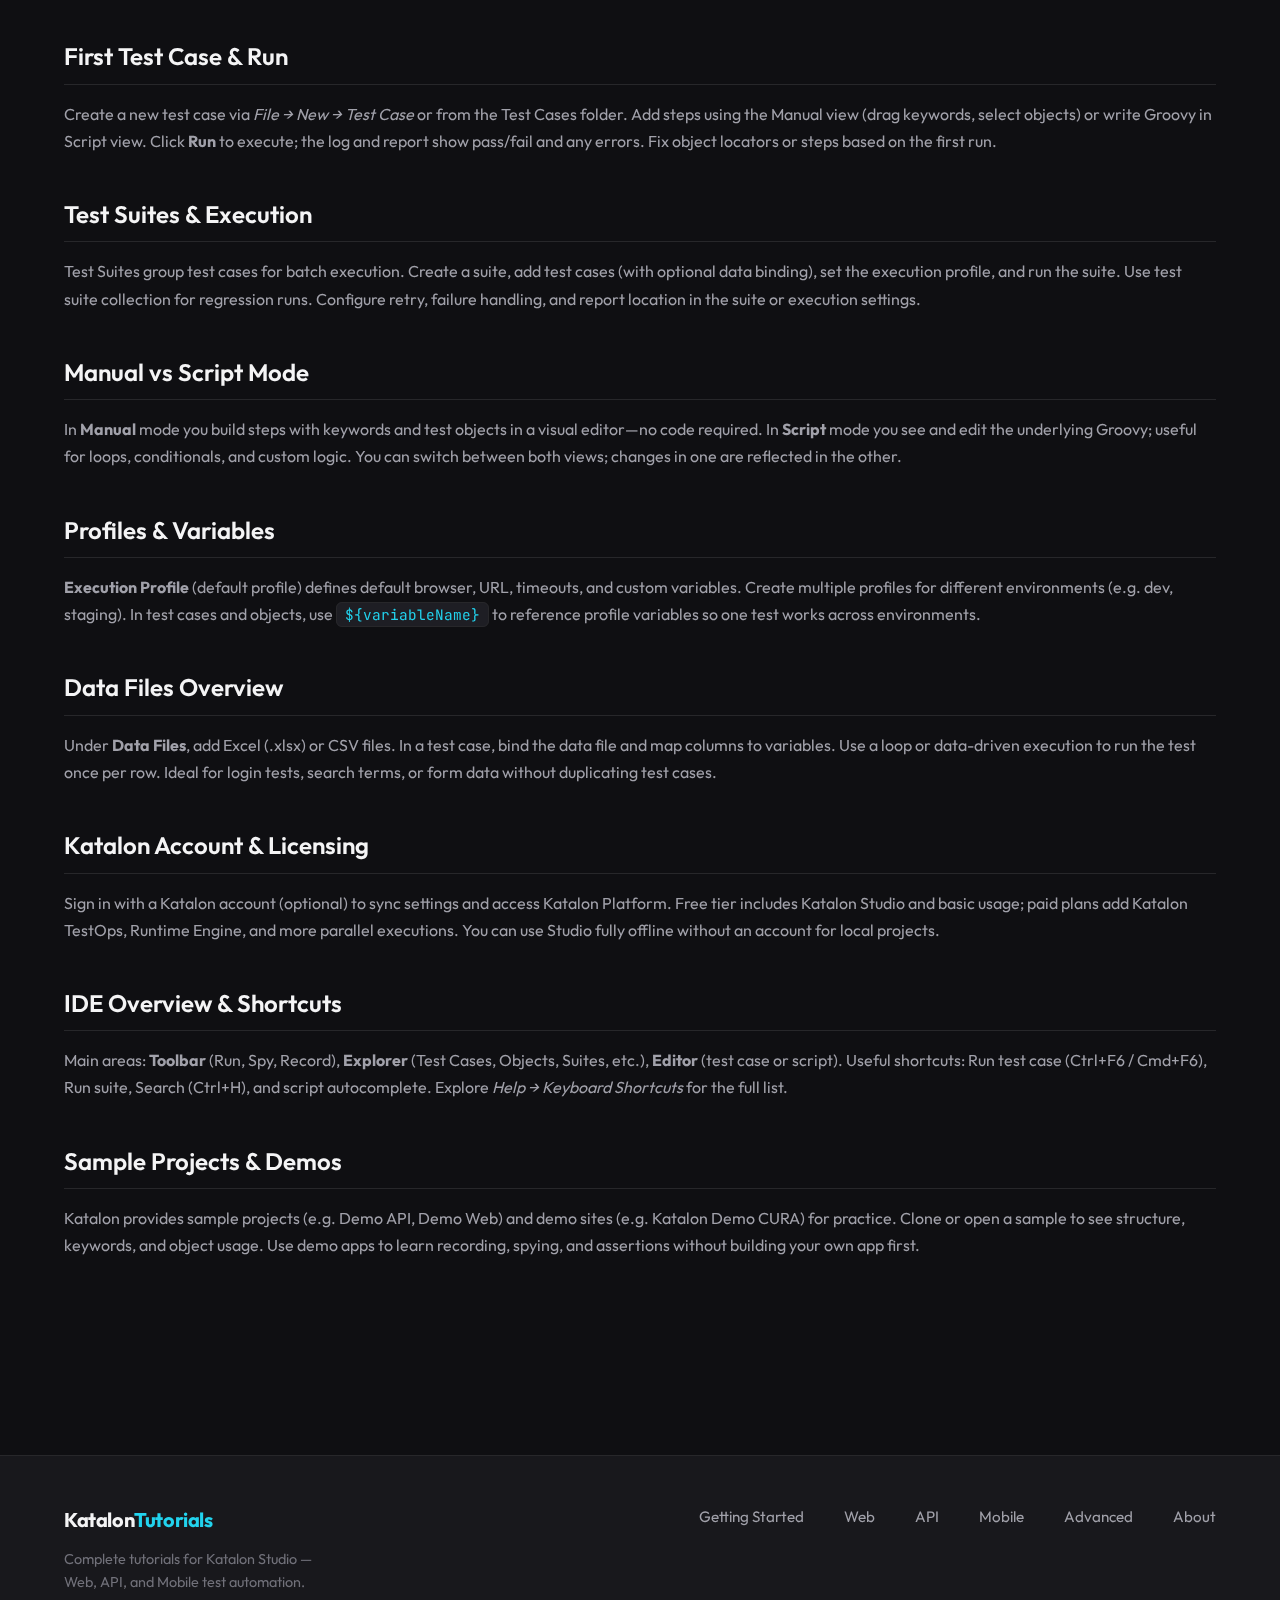
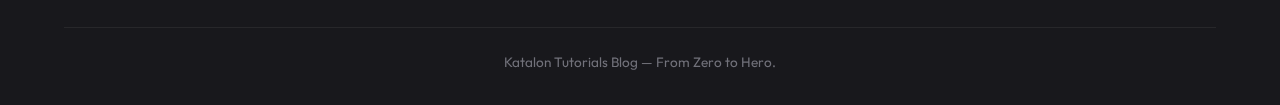
<file: blog/getting-started.html>
<!DOCTYPE html>
<html lang="en">
<head>
  <meta charset="UTF-8">
  <meta name="viewport" content="width=device-width, initial-scale=1.0">
  <title>Getting Started with Katalon — Katalon Tutorials</title>
  <link rel="stylesheet" href="css/style.css">
</head>
<body>
  <header class="site-header">
    <div class="container">
      <nav class="nav-inner">
        <a href="index.html" class="logo">Katalon<span>Tutorials</span></a>
        <ul class="nav-links">
          <li><a href="index.html">Home</a></li>
          <li><a href="getting-started.html">Getting Started</a></li>
          <li><a href="web-testing.html">Web Testing</a></li>
          <li><a href="api-testing.html">API Testing</a></li>
          <li><a href="mobile-testing.html">Mobile Testing</a></li>
          <li><a href="advanced.html">Advanced</a></li>
          <li><a href="about.html">About</a></li>
        </ul>
      </nav>
    </div>
  </header>

  <main>
    <section class="page-hero">
      <div class="container">
        <a href="index.html#topics" class="back-link">← All topics</a>
        <h1>Getting Started with Katalon</h1>
        <p>Install Katalon Studio, understand the project structure, and create your first automated test using Spy and Record.</p>
      </div>
    </section>

    <div class="content-area">
      <div class="container">
        <h2 id="install">Installation & Setup</h2>
        <p>Katalon Studio is a free test automation tool that supports web, API, and mobile testing. You need a compatible JDK (Java 8 or 11) installed before running the installer.</p>
        <h3>Steps</h3>
        <ul>
          <li>Download Katalon Studio from the official website (Windows, macOS, Linux).</li>
          <li>Install or verify JDK 8 or 11; set <code>JAVA_HOME</code> if required.</li>
          <li>Run the Katalon installer and complete the setup wizard.</li>
          <li>Launch Katalon Studio and sign in or create a Katalon account (optional for local use).</li>
        </ul>

        <h2 id="project">Project Structure</h2>
        <p>A Katalon project contains test cases, object repository, profiles, and scripts in a clear folder layout.</p>
        <h3>Key Folders</h3>
        <ul>
          <li><strong>Test Cases</strong> — Your test scenarios (manual or script mode).</li>
          <li><strong>Object Repository</strong> — Stored elements (Web, API, Mobile) for reuse.</li>
          <li><strong>Test Suites</strong> — Collections of test cases for execution.</li>
          <li><strong>Profiles</strong> — Environment variables and execution settings.</li>
          <li><strong>Keywords</strong> — Custom and built-in keywords (Groovy/Java).</li>
          <li><strong>Data Files</strong> — Excel, CSV for data-driven tests.</li>
        </ul>

        <h2 id="recording">Spy & Record</h2>
        <p>Use <strong>Spy Web</strong> to capture and add objects to the Object Repository, and <strong>Record</strong> to generate test steps by performing actions in the browser.</p>
        <h3>Spy Web</h3>
        <ul>
          <li>Open Spy Web from the toolbar or <em>Tools → Spy Web</em>.</li>
          <li>Enter the target URL and click Start.</li>
          <li>Hover over elements to highlight; click to add them to the repository with a suggested name and locator.</li>
        </ul>
        <h3>Record</h3>
        <ul>
          <li>Create a new test case and switch to Record mode.</li>
          <li>Start recording and perform clicks, inputs, and navigations in the browser.</li>
          <li>Stop recording to get a generated script you can refine and add assertions to.</li>
        </ul>

        <h2 id="first-test">First Test Case & Run</h2>
        <p>Create a new test case via <em>File → New → Test Case</em> or from the Test Cases folder. Add steps using the Manual view (drag keywords, select objects) or write Groovy in Script view. Click <strong>Run</strong> to execute; the log and report show pass/fail and any errors. Fix object locators or steps based on the first run.</p>

        <h2 id="test-suites">Test Suites & Execution</h2>
        <p>Test Suites group test cases for batch execution. Create a suite, add test cases (with optional data binding), set the execution profile, and run the suite. Use test suite collection for regression runs. Configure retry, failure handling, and report location in the suite or execution settings.</p>

        <h2 id="manual-script">Manual vs Script Mode</h2>
        <p>In <strong>Manual</strong> mode you build steps with keywords and test objects in a visual editor—no code required. In <strong>Script</strong> mode you see and edit the underlying Groovy; useful for loops, conditionals, and custom logic. You can switch between both views; changes in one are reflected in the other.</p>

        <h2 id="profiles-variables">Profiles & Variables</h2>
        <p><strong>Execution Profile</strong> (default profile) defines default browser, URL, timeouts, and custom variables. Create multiple profiles for different environments (e.g. dev, staging). In test cases and objects, use <code>${variableName}</code> to reference profile variables so one test works across environments.</p>

        <h2 id="data-files-intro">Data Files Overview</h2>
        <p>Under <strong>Data Files</strong>, add Excel (.xlsx) or CSV files. In a test case, bind the data file and map columns to variables. Use a loop or data-driven execution to run the test once per row. Ideal for login tests, search terms, or form data without duplicating test cases.</p>

        <h2 id="account-licensing">Katalon Account & Licensing</h2>
        <p>Sign in with a Katalon account (optional) to sync settings and access Katalon Platform. Free tier includes Katalon Studio and basic usage; paid plans add Katalon TestOps, Runtime Engine, and more parallel executions. You can use Studio fully offline without an account for local projects.</p>

        <h2 id="ide-overview">IDE Overview & Shortcuts</h2>
        <p>Main areas: <strong>Toolbar</strong> (Run, Spy, Record), <strong>Explorer</strong> (Test Cases, Objects, Suites, etc.), <strong>Editor</strong> (test case or script). Useful shortcuts: Run test case (Ctrl+F6 / Cmd+F6), Run suite, Search (Ctrl+H), and script autocomplete. Explore <em>Help → Keyboard Shortcuts</em> for the full list.</p>

        <h2 id="sample-projects">Sample Projects & Demos</h2>
        <p>Katalon provides sample projects (e.g. Demo API, Demo Web) and demo sites (e.g. Katalon Demo CURA) for practice. Clone or open a sample to see structure, keywords, and object usage. Use demo apps to learn recording, spying, and assertions without building your own app first.</p>
      </div>
    </div>
  </main>

  <footer class="site-footer">
    <div class="container">
      <div class="footer-inner">
        <div class="footer-brand">
          <a href="index.html" class="logo">Katalon<span>Tutorials</span></a>
          <p>Complete tutorials for Katalon Studio — Web, API, and Mobile test automation.</p>
        </div>
        <ul class="footer-links">
          <li><a href="getting-started.html">Getting Started</a></li>
          <li><a href="web-testing.html">Web</a></li>
          <li><a href="api-testing.html">API</a></li>
          <li><a href="mobile-testing.html">Mobile</a></li>
          <li><a href="advanced.html">Advanced</a></li>
          <li><a href="about.html">About</a></li>
        </ul>
      </div>
      <div class="footer-bottom">Katalon Tutorials Blog — From Zero to Hero.</div>
    </div>
  </footer>
</body>
</html>
</file>
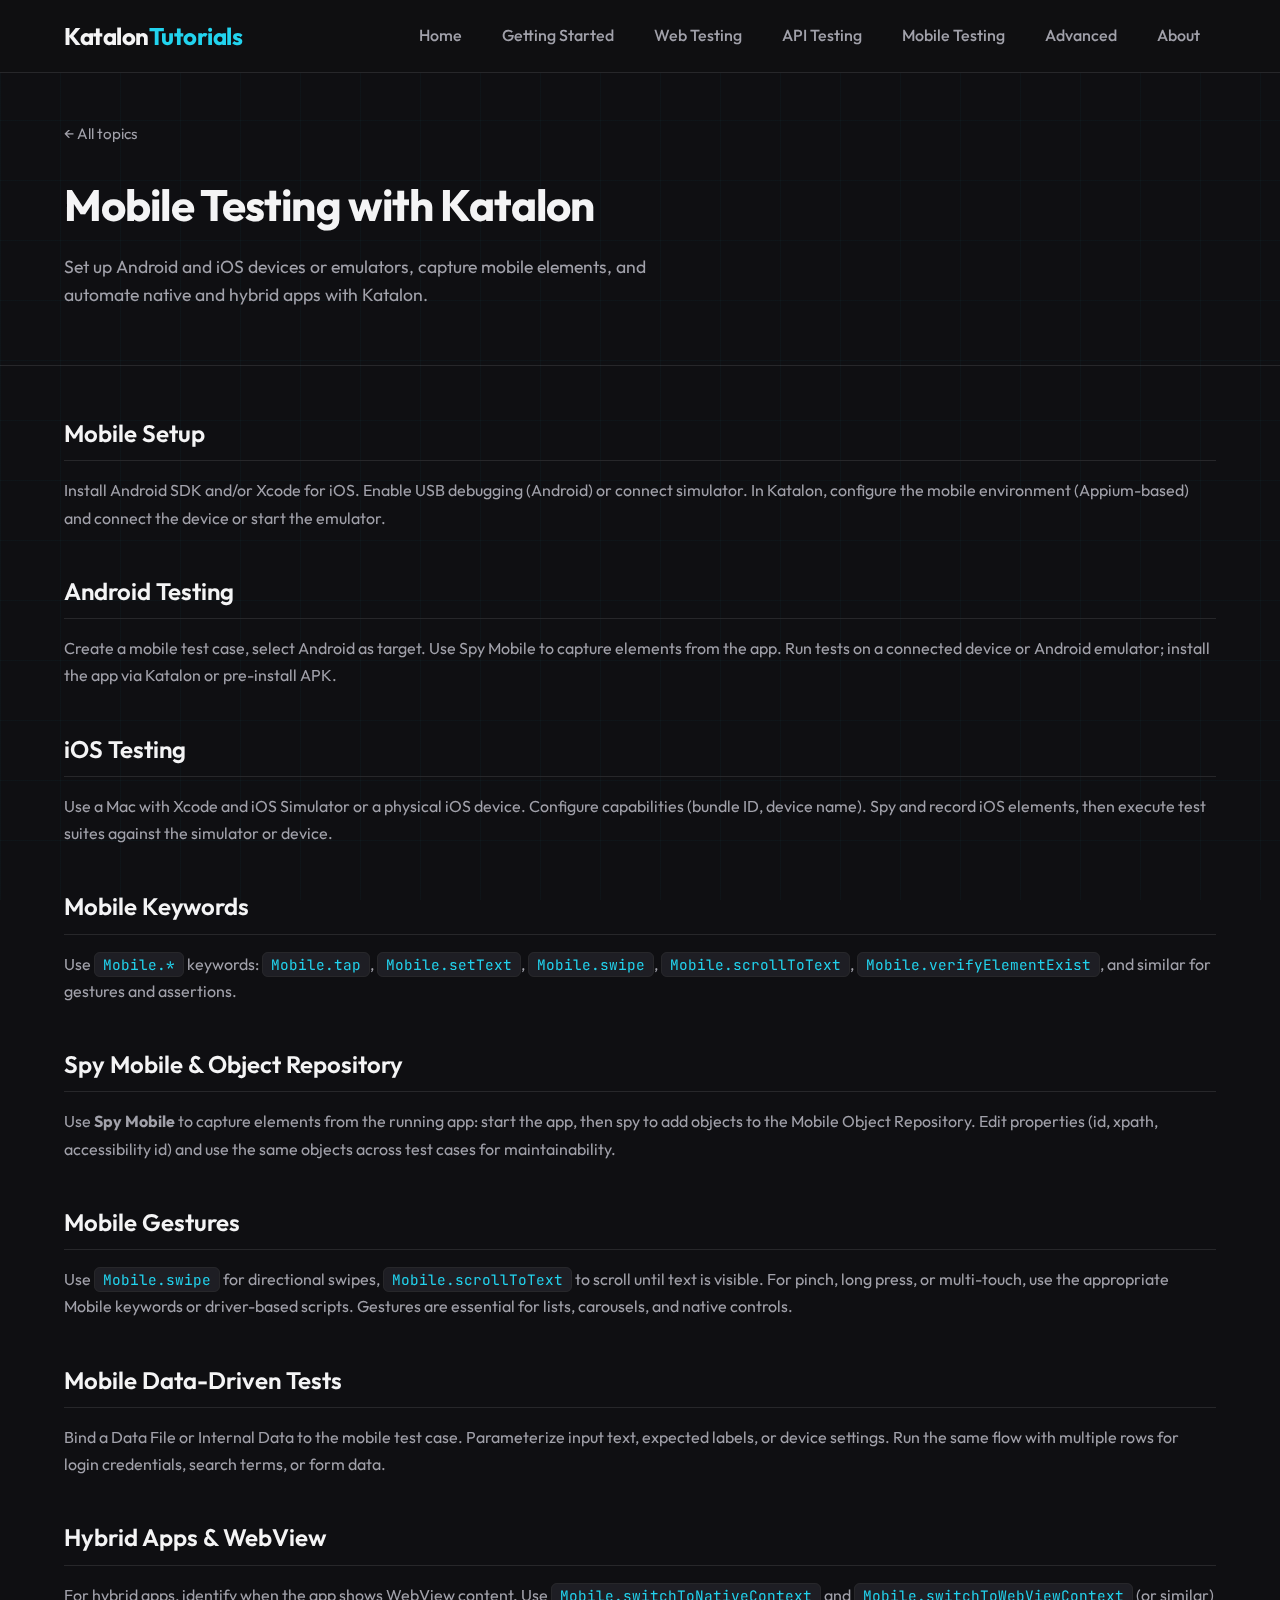
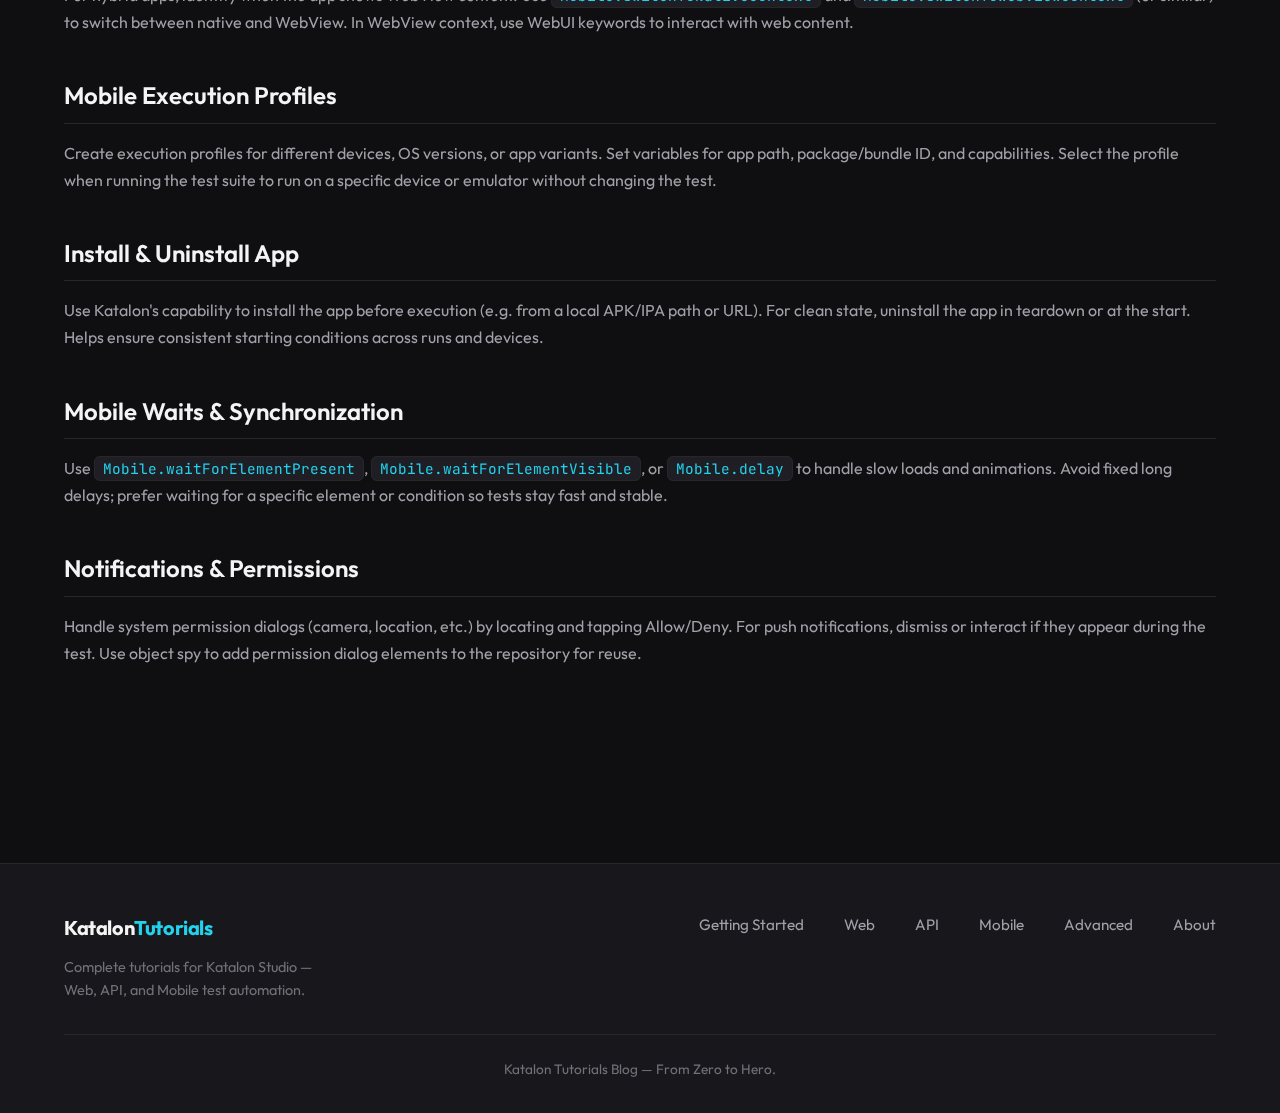
<file: blog/mobile-testing.html>
<!DOCTYPE html>
<html lang="en">
<head>
  <meta charset="UTF-8">
  <meta name="viewport" content="width=device-width, initial-scale=1.0">
  <title>Mobile Testing with Katalon — Katalon Tutorials</title>
  <link rel="stylesheet" href="css/style.css">
</head>
<body>
  <header class="site-header">
    <div class="container">
      <nav class="nav-inner">
        <a href="index.html" class="logo">Katalon<span>Tutorials</span></a>
        <ul class="nav-links">
          <li><a href="index.html">Home</a></li>
          <li><a href="getting-started.html">Getting Started</a></li>
          <li><a href="web-testing.html">Web Testing</a></li>
          <li><a href="api-testing.html">API Testing</a></li>
          <li><a href="mobile-testing.html">Mobile Testing</a></li>
          <li><a href="advanced.html">Advanced</a></li>
          <li><a href="about.html">About</a></li>
        </ul>
      </nav>
    </div>
  </header>

  <main>
    <section class="page-hero">
      <div class="container">
        <a href="index.html#topics" class="back-link">← All topics</a>
        <h1>Mobile Testing with Katalon</h1>
        <p>Set up Android and iOS devices or emulators, capture mobile elements, and automate native and hybrid apps with Katalon.</p>
      </div>
    </section>

    <div class="content-area">
      <div class="container">
        <h2 id="setup">Mobile Setup</h2>
        <p>Install Android SDK and/or Xcode for iOS. Enable USB debugging (Android) or connect simulator. In Katalon, configure the mobile environment (Appium-based) and connect the device or start the emulator.</p>

        <h2 id="android">Android Testing</h2>
        <p>Create a mobile test case, select Android as target. Use Spy Mobile to capture elements from the app. Run tests on a connected device or Android emulator; install the app via Katalon or pre-install APK.</p>

        <h2 id="ios">iOS Testing</h2>
        <p>Use a Mac with Xcode and iOS Simulator or a physical iOS device. Configure capabilities (bundle ID, device name). Spy and record iOS elements, then execute test suites against the simulator or device.</p>

        <h2 id="mobile-keywords">Mobile Keywords</h2>
        <p>Use <code>Mobile.*</code> keywords: <code>Mobile.tap</code>, <code>Mobile.setText</code>, <code>Mobile.swipe</code>, <code>Mobile.scrollToText</code>, <code>Mobile.verifyElementExist</code>, and similar for gestures and assertions.</p>

        <h2 id="spy-object-repo">Spy Mobile & Object Repository</h2>
        <p>Use <strong>Spy Mobile</strong> to capture elements from the running app: start the app, then spy to add objects to the Mobile Object Repository. Edit properties (id, xpath, accessibility id) and use the same objects across test cases for maintainability.</p>

        <h2 id="gestures">Mobile Gestures</h2>
        <p>Use <code>Mobile.swipe</code> for directional swipes, <code>Mobile.scrollToText</code> to scroll until text is visible. For pinch, long press, or multi-touch, use the appropriate Mobile keywords or driver-based scripts. Gestures are essential for lists, carousels, and native controls.</p>

        <h2 id="mobile-data-driven">Mobile Data-Driven Tests</h2>
        <p>Bind a Data File or Internal Data to the mobile test case. Parameterize input text, expected labels, or device settings. Run the same flow with multiple rows for login credentials, search terms, or form data.</p>

        <h2 id="hybrid-webview">Hybrid Apps & WebView</h2>
        <p>For hybrid apps, identify when the app shows WebView content. Use <code>Mobile.switchToNativeContext</code> and <code>Mobile.switchToWebViewContext</code> (or similar) to switch between native and WebView. In WebView context, use WebUI keywords to interact with web content.</p>

        <h2 id="mobile-profiles">Mobile Execution Profiles</h2>
        <p>Create execution profiles for different devices, OS versions, or app variants. Set variables for app path, package/bundle ID, and capabilities. Select the profile when running the test suite to run on a specific device or emulator without changing the test.</p>

        <h2 id="install-uninstall">Install & Uninstall App</h2>
        <p>Use Katalon's capability to install the app before execution (e.g. from a local APK/IPA path or URL). For clean state, uninstall the app in teardown or at the start. Helps ensure consistent starting conditions across runs and devices.</p>

        <h2 id="mobile-waits">Mobile Waits & Synchronization</h2>
        <p>Use <code>Mobile.waitForElementPresent</code>, <code>Mobile.waitForElementVisible</code>, or <code>Mobile.delay</code> to handle slow loads and animations. Avoid fixed long delays; prefer waiting for a specific element or condition so tests stay fast and stable.</p>

        <h2 id="notifications">Notifications & Permissions</h2>
        <p>Handle system permission dialogs (camera, location, etc.) by locating and tapping Allow/Deny. For push notifications, dismiss or interact if they appear during the test. Use object spy to add permission dialog elements to the repository for reuse.</p>
      </div>
    </div>
  </main>

  <footer class="site-footer">
    <div class="container">
      <div class="footer-inner">
        <div class="footer-brand">
          <a href="index.html" class="logo">Katalon<span>Tutorials</span></a>
          <p>Complete tutorials for Katalon Studio — Web, API, and Mobile test automation.</p>
        </div>
        <ul class="footer-links">
          <li><a href="getting-started.html">Getting Started</a></li>
          <li><a href="web-testing.html">Web</a></li>
          <li><a href="api-testing.html">API</a></li>
          <li><a href="mobile-testing.html">Mobile</a></li>
          <li><a href="advanced.html">Advanced</a></li>
          <li><a href="about.html">About</a></li>
        </ul>
      </div>
      <div class="footer-bottom">Katalon Tutorials Blog — From Zero to Hero.</div>
    </div>
  </footer>
</body>
</html>
</file>
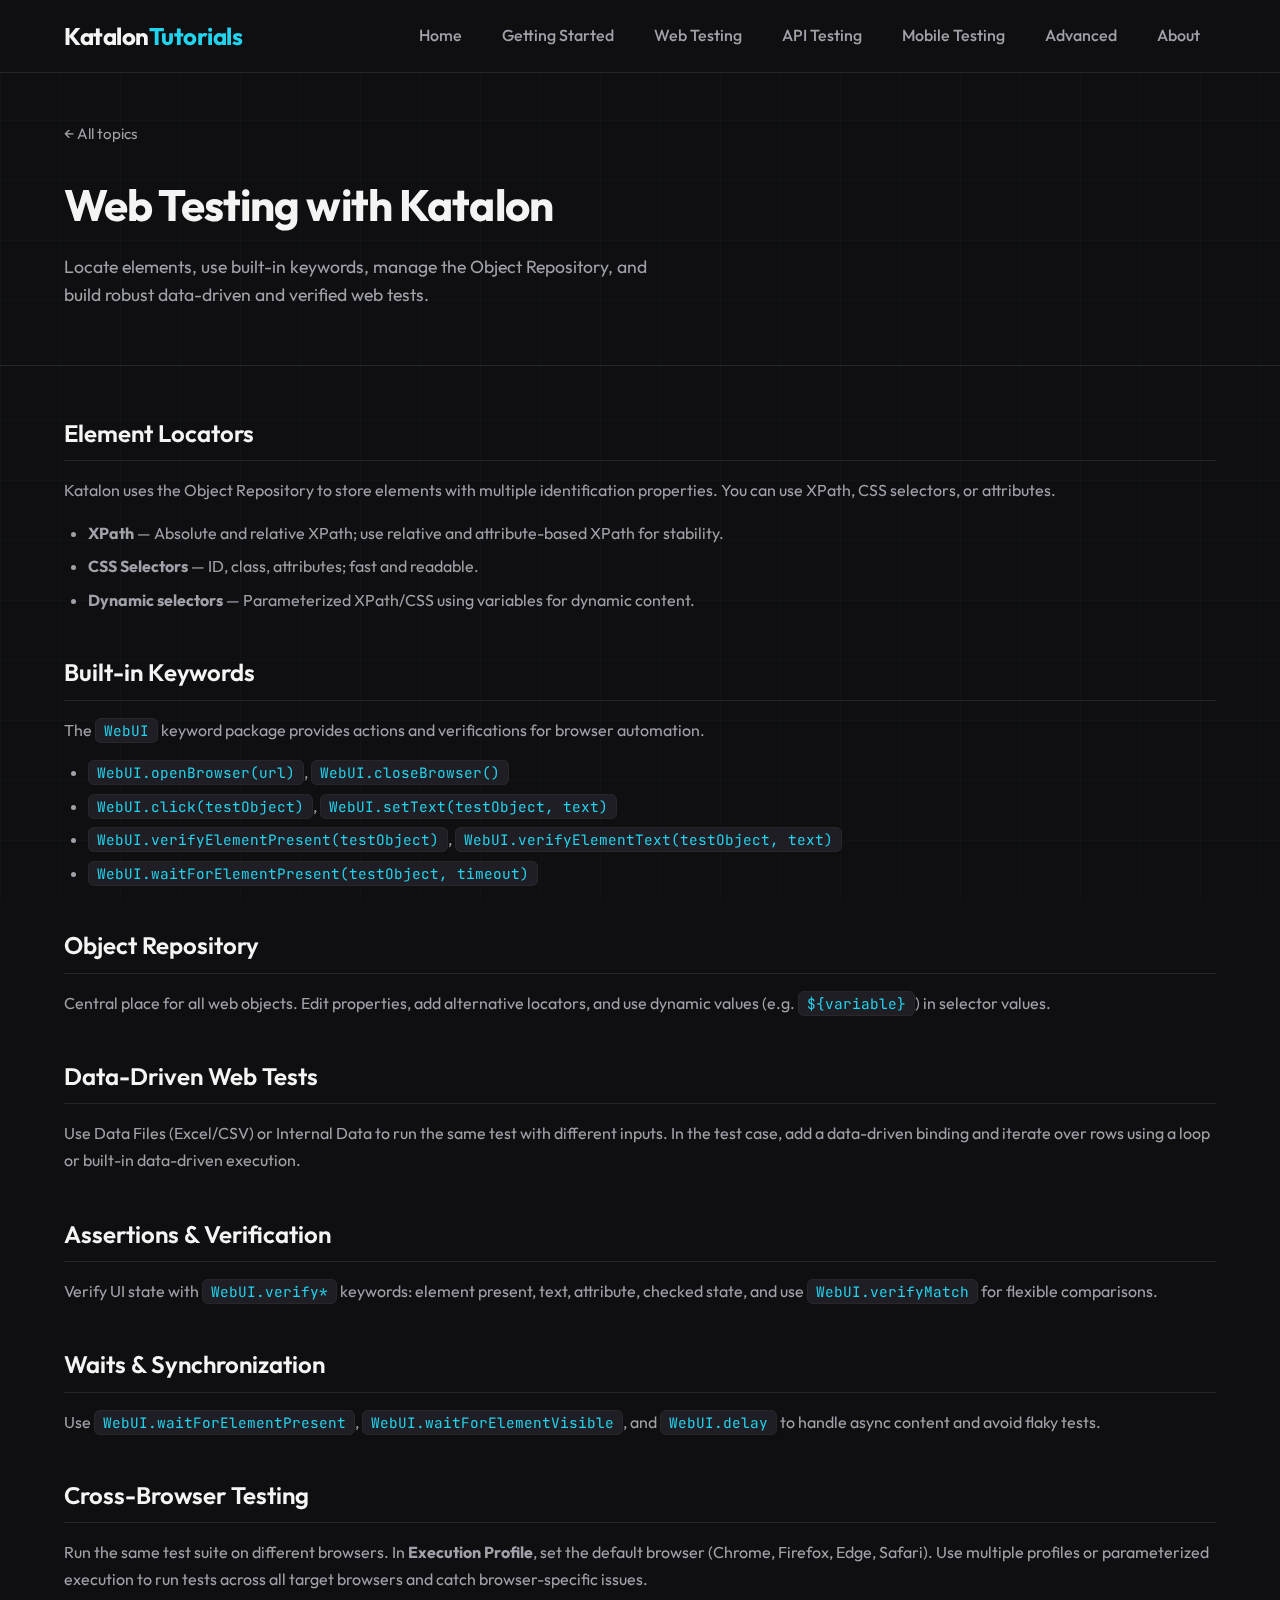
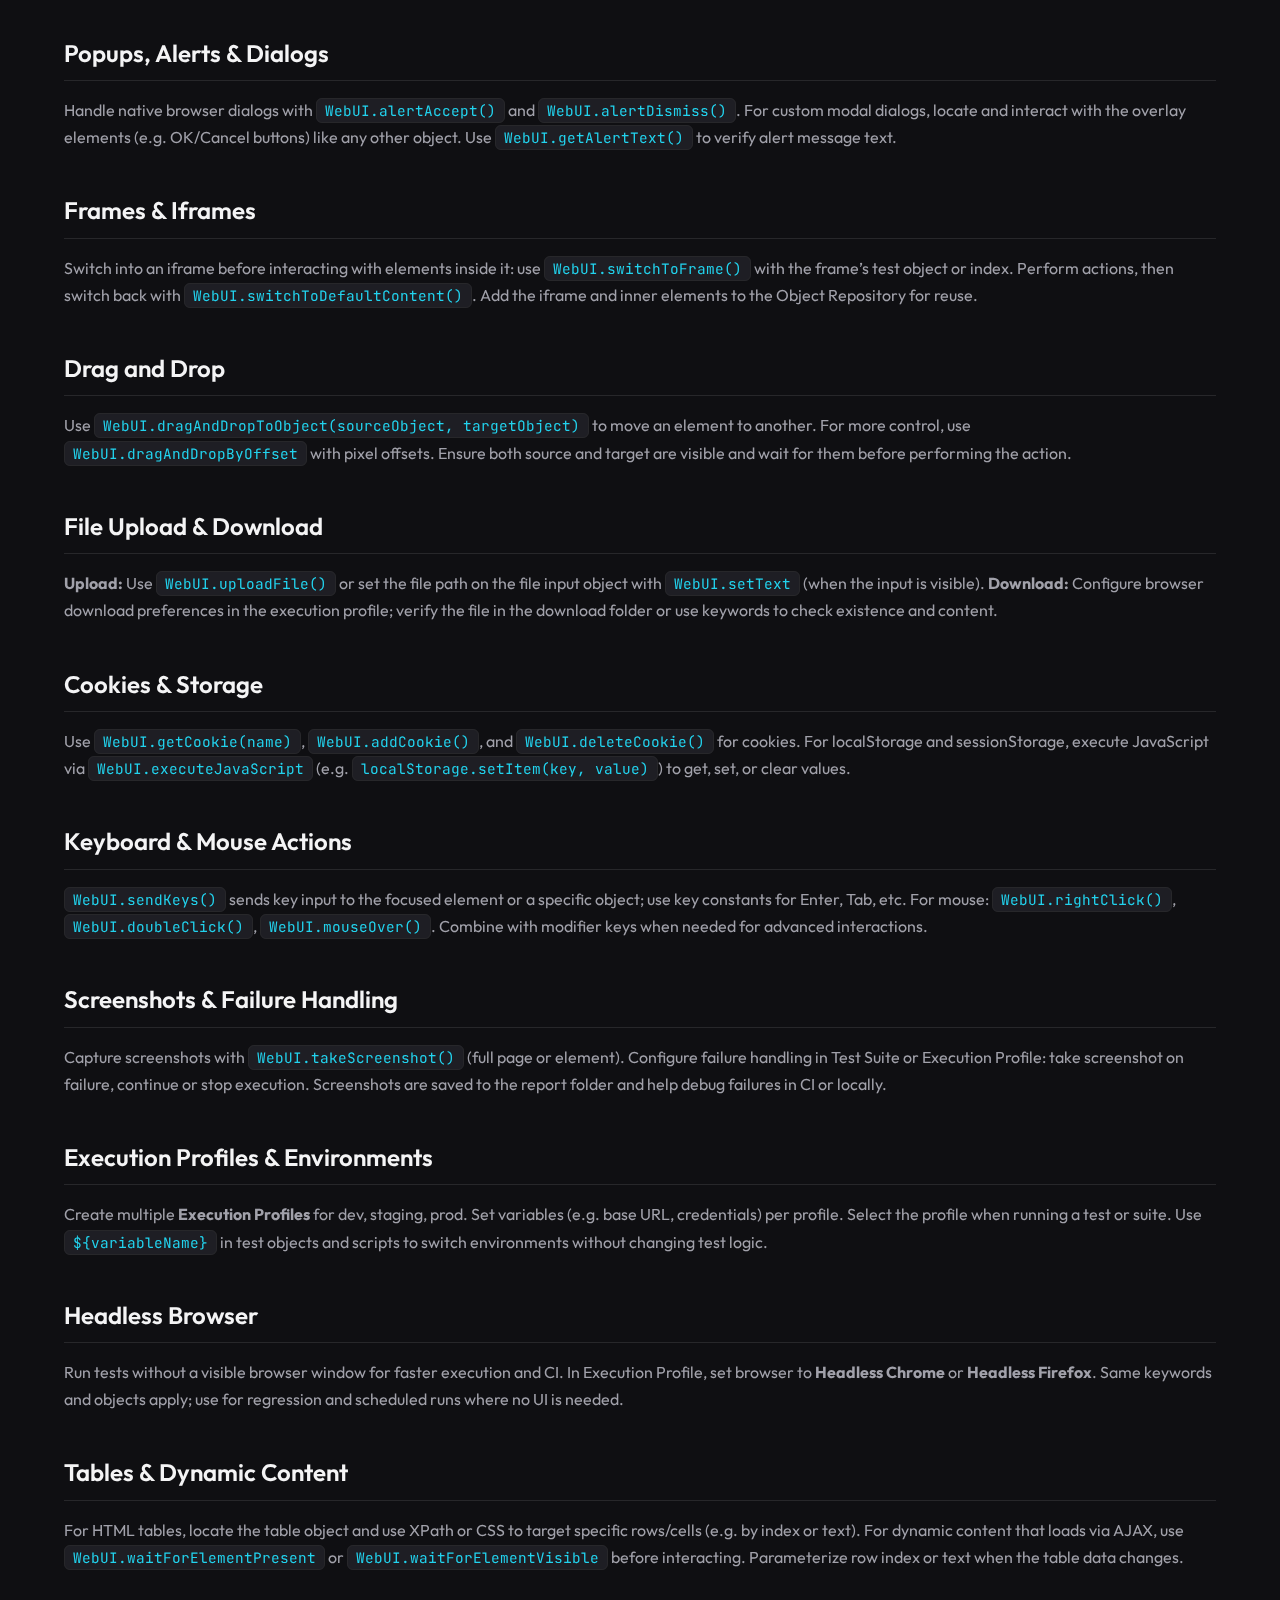
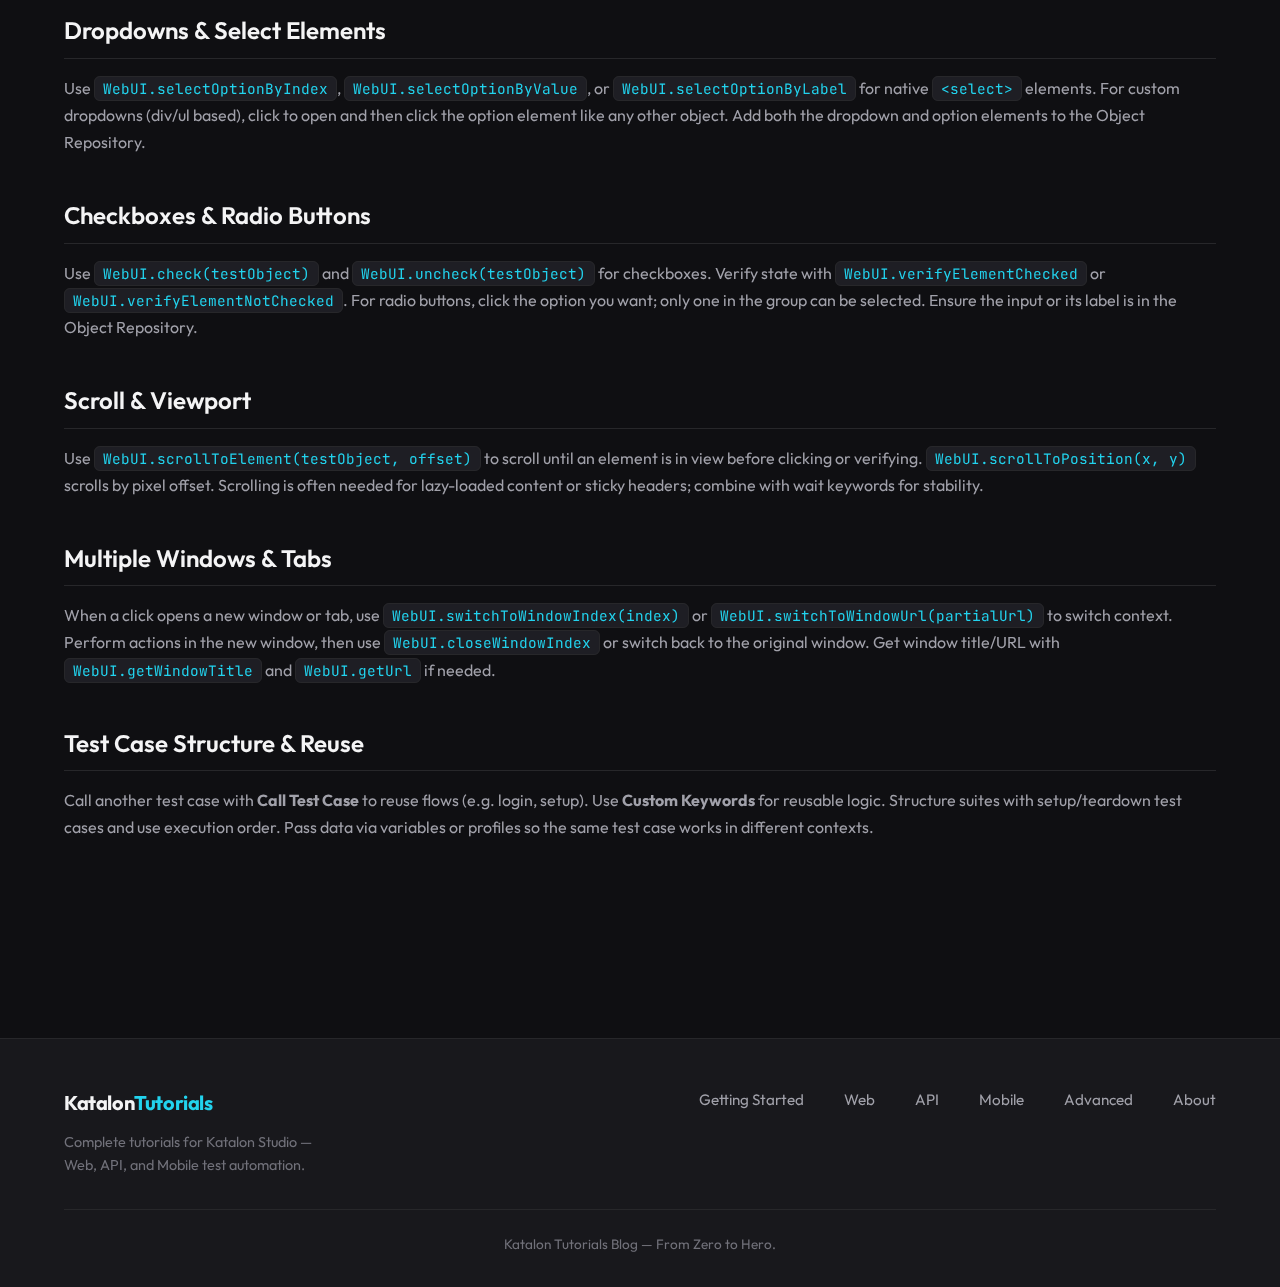
<file: blog/web-testing.html>
<!DOCTYPE html>
<html lang="en">
<head>
  <meta charset="UTF-8">
  <meta name="viewport" content="width=device-width, initial-scale=1.0">
  <title>Web Testing with Katalon — Katalon Tutorials</title>
  <link rel="stylesheet" href="css/style.css">
</head>
<body>
  <header class="site-header">
    <div class="container">
      <nav class="nav-inner">
        <a href="index.html" class="logo">Katalon<span>Tutorials</span></a>
        <ul class="nav-links">
          <li><a href="index.html">Home</a></li>
          <li><a href="getting-started.html">Getting Started</a></li>
          <li><a href="web-testing.html">Web Testing</a></li>
          <li><a href="api-testing.html">API Testing</a></li>
          <li><a href="mobile-testing.html">Mobile Testing</a></li>
          <li><a href="advanced.html">Advanced</a></li>
          <li><a href="about.html">About</a></li>
        </ul>
      </nav>
    </div>
  </header>

  <main>
    <section class="page-hero">
      <div class="container">
        <a href="index.html#topics" class="back-link">← All topics</a>
        <h1>Web Testing with Katalon</h1>
        <p>Locate elements, use built-in keywords, manage the Object Repository, and build robust data-driven and verified web tests.</p>
      </div>
    </section>

    <div class="content-area">
      <div class="container">
        <h2 id="elements">Element Locators</h2>
        <p>Katalon uses the Object Repository to store elements with multiple identification properties. You can use XPath, CSS selectors, or attributes.</p>
        <ul>
          <li><strong>XPath</strong> — Absolute and relative XPath; use relative and attribute-based XPath for stability.</li>
          <li><strong>CSS Selectors</strong> — ID, class, attributes; fast and readable.</li>
          <li><strong>Dynamic selectors</strong> — Parameterized XPath/CSS using variables for dynamic content.</li>
        </ul>

        <h2 id="keywords">Built-in Keywords</h2>
        <p>The <code>WebUI</code> keyword package provides actions and verifications for browser automation.</p>
        <ul>
          <li><code>WebUI.openBrowser(url)</code>, <code>WebUI.closeBrowser()</code></li>
          <li><code>WebUI.click(testObject)</code>, <code>WebUI.setText(testObject, text)</code></li>
          <li><code>WebUI.verifyElementPresent(testObject)</code>, <code>WebUI.verifyElementText(testObject, text)</code></li>
          <li><code>WebUI.waitForElementPresent(testObject, timeout)</code></li>
        </ul>

        <h2 id="object-repo">Object Repository</h2>
        <p>Central place for all web objects. Edit properties, add alternative locators, and use dynamic values (e.g. <code>${variable}</code>) in selector values.</p>

        <h2 id="data-driven">Data-Driven Web Tests</h2>
        <p>Use Data Files (Excel/CSV) or Internal Data to run the same test with different inputs. In the test case, add a data-driven binding and iterate over rows using a loop or built-in data-driven execution.</p>

        <h2 id="assertions">Assertions & Verification</h2>
        <p>Verify UI state with <code>WebUI.verify*</code> keywords: element present, text, attribute, checked state, and use <code>WebUI.verifyMatch</code> for flexible comparisons.</p>

        <h2 id="waits">Waits & Synchronization</h2>
        <p>Use <code>WebUI.waitForElementPresent</code>, <code>WebUI.waitForElementVisible</code>, and <code>WebUI.delay</code> to handle async content and avoid flaky tests.</p>

        <h2 id="cross-browser">Cross-Browser Testing</h2>
        <p>Run the same test suite on different browsers. In <strong>Execution Profile</strong>, set the default browser (Chrome, Firefox, Edge, Safari). Use multiple profiles or parameterized execution to run tests across all target browsers and catch browser-specific issues.</p>

        <h2 id="popups-alerts">Popups, Alerts & Dialogs</h2>
        <p>Handle native browser dialogs with <code>WebUI.alertAccept()</code> and <code>WebUI.alertDismiss()</code>. For custom modal dialogs, locate and interact with the overlay elements (e.g. OK/Cancel buttons) like any other object. Use <code>WebUI.getAlertText()</code> to verify alert message text.</p>

        <h2 id="frames">Frames & Iframes</h2>
        <p>Switch into an iframe before interacting with elements inside it: use <code>WebUI.switchToFrame()</code> with the frame’s test object or index. Perform actions, then switch back with <code>WebUI.switchToDefaultContent()</code>. Add the iframe and inner elements to the Object Repository for reuse.</p>

        <h2 id="drag-drop">Drag and Drop</h2>
        <p>Use <code>WebUI.dragAndDropToObject(sourceObject, targetObject)</code> to move an element to another. For more control, use <code>WebUI.dragAndDropByOffset</code> with pixel offsets. Ensure both source and target are visible and wait for them before performing the action.</p>

        <h2 id="file-upload">File Upload & Download</h2>
        <p><strong>Upload:</strong> Use <code>WebUI.uploadFile()</code> or set the file path on the file input object with <code>WebUI.setText</code> (when the input is visible). <strong>Download:</strong> Configure browser download preferences in the execution profile; verify the file in the download folder or use keywords to check existence and content.</p>

        <h2 id="cookies-storage">Cookies & Storage</h2>
        <p>Use <code>WebUI.getCookie(name)</code>, <code>WebUI.addCookie()</code>, and <code>WebUI.deleteCookie()</code> for cookies. For localStorage and sessionStorage, execute JavaScript via <code>WebUI.executeJavaScript</code> (e.g. <code>localStorage.setItem(key, value)</code>) to get, set, or clear values.</p>

        <h2 id="keyboard-mouse">Keyboard & Mouse Actions</h2>
        <p><code>WebUI.sendKeys()</code> sends key input to the focused element or a specific object; use key constants for Enter, Tab, etc. For mouse: <code>WebUI.rightClick()</code>, <code>WebUI.doubleClick()</code>, <code>WebUI.mouseOver()</code>. Combine with modifier keys when needed for advanced interactions.</p>

        <h2 id="screenshots">Screenshots & Failure Handling</h2>
        <p>Capture screenshots with <code>WebUI.takeScreenshot()</code> (full page or element). Configure failure handling in Test Suite or Execution Profile: take screenshot on failure, continue or stop execution. Screenshots are saved to the report folder and help debug failures in CI or locally.</p>

        <h2 id="execution-profiles">Execution Profiles & Environments</h2>
        <p>Create multiple <strong>Execution Profiles</strong> for dev, staging, prod. Set variables (e.g. base URL, credentials) per profile. Select the profile when running a test or suite. Use <code>${variableName}</code> in test objects and scripts to switch environments without changing test logic.</p>

        <h2 id="headless">Headless Browser</h2>
        <p>Run tests without a visible browser window for faster execution and CI. In Execution Profile, set browser to <strong>Headless Chrome</strong> or <strong>Headless Firefox</strong>. Same keywords and objects apply; use for regression and scheduled runs where no UI is needed.</p>

        <h2 id="tables-dynamic">Tables & Dynamic Content</h2>
        <p>For HTML tables, locate the table object and use XPath or CSS to target specific rows/cells (e.g. by index or text). For dynamic content that loads via AJAX, use <code>WebUI.waitForElementPresent</code> or <code>WebUI.waitForElementVisible</code> before interacting. Parameterize row index or text when the table data changes.</p>

        <h2 id="dropdowns-select">Dropdowns & Select Elements</h2>
        <p>Use <code>WebUI.selectOptionByIndex</code>, <code>WebUI.selectOptionByValue</code>, or <code>WebUI.selectOptionByLabel</code> for native <code>&lt;select&gt;</code> elements. For custom dropdowns (div/ul based), click to open and then click the option element like any other object. Add both the dropdown and option elements to the Object Repository.</p>

        <h2 id="checkboxes-radio">Checkboxes & Radio Buttons</h2>
        <p>Use <code>WebUI.check(testObject)</code> and <code>WebUI.uncheck(testObject)</code> for checkboxes. Verify state with <code>WebUI.verifyElementChecked</code> or <code>WebUI.verifyElementNotChecked</code>. For radio buttons, click the option you want; only one in the group can be selected. Ensure the input or its label is in the Object Repository.</p>

        <h2 id="scroll-viewport">Scroll & Viewport</h2>
        <p>Use <code>WebUI.scrollToElement(testObject, offset)</code> to scroll until an element is in view before clicking or verifying. <code>WebUI.scrollToPosition(x, y)</code> scrolls by pixel offset. Scrolling is often needed for lazy-loaded content or sticky headers; combine with wait keywords for stability.</p>

        <h2 id="windows-tabs">Multiple Windows & Tabs</h2>
        <p>When a click opens a new window or tab, use <code>WebUI.switchToWindowIndex(index)</code> or <code>WebUI.switchToWindowUrl(partialUrl)</code> to switch context. Perform actions in the new window, then use <code>WebUI.closeWindowIndex</code> or switch back to the original window. Get window title/URL with <code>WebUI.getWindowTitle</code> and <code>WebUI.getUrl</code> if needed.</p>

        <h2 id="test-structure">Test Case Structure & Reuse</h2>
        <p>Call another test case with <strong>Call Test Case</strong> to reuse flows (e.g. login, setup). Use <strong>Custom Keywords</strong> for reusable logic. Structure suites with setup/teardown test cases and use execution order. Pass data via variables or profiles so the same test case works in different contexts.</p>
      </div>
    </div>
  </main>

  <footer class="site-footer">
    <div class="container">
      <div class="footer-inner">
        <div class="footer-brand">
          <a href="index.html" class="logo">Katalon<span>Tutorials</span></a>
          <p>Complete tutorials for Katalon Studio — Web, API, and Mobile test automation.</p>
        </div>
        <ul class="footer-links">
          <li><a href="getting-started.html">Getting Started</a></li>
          <li><a href="web-testing.html">Web</a></li>
          <li><a href="api-testing.html">API</a></li>
          <li><a href="mobile-testing.html">Mobile</a></li>
          <li><a href="advanced.html">Advanced</a></li>
          <li><a href="about.html">About</a></li>
        </ul>
      </div>
      <div class="footer-bottom">Katalon Tutorials Blog — From Zero to Hero.</div>
    </div>
  </footer>
</body>
</html>
</file>
<file: blog/css/style.css>
/* ============================================
   Katalon Tutorials Blog - Modern UI
   ============================================ */

@import url('https://fonts.googleapis.com/css2?family=Outfit:wght@300;400;500;600;700&family=JetBrains+Mono:wght@400;500&display=swap');

:root {
  --bg-primary: #0f0f12;
  --bg-secondary: #18181c;
  --bg-card: #1e1e24;
  --bg-card-hover: #252530;
  --text-primary: #f4f4f5;
  --text-secondary: #a1a1aa;
  --text-muted: #71717a;
  --accent: #22d3ee;
  --accent-dim: #06b6d4;
  --accent-glow: rgba(34, 211, 238, 0.25);
  --success: #34d399;
  --warning: #fbbf24;
  --border: #27272a;
  --radius: 12px;
  --radius-lg: 20px;
  --shadow: 0 4px 24px rgba(0, 0, 0, 0.4);
  --transition: 0.25s cubic-bezier(0.4, 0, 0.2, 1);
}

* {
  margin: 0;
  padding: 0;
  box-sizing: border-box;
}

html {
  scroll-behavior: smooth;
}

body {
  font-family: 'Outfit', system-ui, sans-serif;
  background: var(--bg-primary);
  color: var(--text-primary);
  line-height: 1.6;
  min-height: 100vh;
  overflow-x: hidden;
}

/* Subtle grid background */
body::before {
  content: '';
  position: fixed;
  inset: 0;
  background-image: 
    linear-gradient(rgba(34, 211, 238, 0.03) 1px, transparent 1px),
    linear-gradient(90deg, rgba(34, 211, 238, 0.03) 1px, transparent 1px);
  background-size: 60px 60px;
  pointer-events: none;
  z-index: 0;
}

/* ========== Layout ========== */
.container {
  max-width: 1200px;
  margin: 0 auto;
  padding: 0 24px;
  position: relative;
  z-index: 1;
}

/* ========== Header & Nav ========== */
.site-header {
  position: sticky;
  top: 0;
  z-index: 100;
  background: rgba(15, 15, 18, 0.85);
  backdrop-filter: blur(12px);
  border-bottom: 1px solid var(--border);
}

.nav-inner {
  display: flex;
  align-items: center;
  justify-content: space-between;
  height: 72px;
}

.logo {
  font-size: 1.5rem;
  font-weight: 700;
  color: var(--text-primary);
  text-decoration: none;
  letter-spacing: -0.02em;
}

.logo span {
  color: var(--accent);
}

.nav-links {
  display: flex;
  gap: 8px;
  list-style: none;
}

.nav-links a {
  color: var(--text-secondary);
  text-decoration: none;
  font-weight: 500;
  padding: 10px 16px;
  border-radius: var(--radius);
  transition: var(--transition);
}

.nav-links a:hover {
  color: var(--accent);
  background: rgba(34, 211, 238, 0.08);
}

/* ========== Hero ========== */
.hero {
  padding: 80px 0 100px;
  text-align: center;
}

.hero-badge {
  display: inline-block;
  font-size: 0.8rem;
  font-weight: 500;
  color: var(--accent);
  background: rgba(34, 211, 238, 0.12);
  padding: 8px 16px;
  border-radius: 100px;
  margin-bottom: 24px;
  letter-spacing: 0.05em;
  text-transform: uppercase;
  animation: fadeUp 0.6s ease-out;
}

.hero h1 {
  font-size: clamp(2.5rem, 6vw, 4rem);
  font-weight: 700;
  letter-spacing: -0.03em;
  line-height: 1.1;
  margin-bottom: 20px;
  animation: fadeUp 0.6s ease-out 0.1s both;
}

.hero h1 .highlight {
  background: linear-gradient(135deg, var(--accent), #a78bfa);
  -webkit-background-clip: text;
  -webkit-text-fill-color: transparent;
  background-clip: text;
}

.hero p {
  font-size: 1.25rem;
  color: var(--text-secondary);
  max-width: 560px;
  margin: 0 auto 40px;
  animation: fadeUp 0.6s ease-out 0.2s both;
}

.hero-cta {
  display: flex;
  gap: 16px;
  justify-content: center;
  flex-wrap: wrap;
  animation: fadeUp 0.6s ease-out 0.3s both;
}

.btn {
  display: inline-flex;
  align-items: center;
  gap: 8px;
  padding: 14px 28px;
  font-size: 1rem;
  font-weight: 600;
  font-family: inherit;
  border-radius: var(--radius);
  cursor: pointer;
  transition: var(--transition);
  text-decoration: none;
  border: none;
}

.btn-primary {
  background: linear-gradient(135deg, var(--accent), var(--accent-dim));
  color: var(--bg-primary);
  box-shadow: 0 4px 20px var(--accent-glow);
}

.btn-primary:hover {
  transform: translateY(-2px);
  box-shadow: 0 8px 30px var(--accent-glow);
}

.btn-secondary {
  background: var(--bg-card);
  color: var(--text-primary);
  border: 1px solid var(--border);
}

.btn-secondary:hover {
  background: var(--bg-card-hover);
  border-color: var(--accent);
  color: var(--accent);
}

/* ========== Section ========== */
.section {
  padding: 60px 0;
}

.section-header {
  margin-bottom: 48px;
  text-align: center;
}

.section-header h2 {
  font-size: clamp(1.75rem, 4vw, 2.25rem);
  font-weight: 700;
  letter-spacing: -0.02em;
  margin-bottom: 12px;
}

.section-header p {
  color: var(--text-secondary);
  font-size: 1.1rem;
  max-width: 520px;
  margin: 0 auto;
}

/* ========== Topic Cards Grid ========== */
.topic-grid {
  display: grid;
  grid-template-columns: repeat(auto-fill, minmax(320px, 1fr));
  gap: 24px;
}

.topic-card {
  background: var(--bg-card);
  border: 1px solid var(--border);
  border-radius: var(--radius-lg);
  padding: 28px;
  transition: var(--transition);
  text-decoration: none;
  color: inherit;
  display: block;
  position: relative;
  overflow: hidden;
}

.topic-card::before {
  content: '';
  position: absolute;
  top: 0;
  left: 0;
  right: 0;
  height: 3px;
  background: linear-gradient(90deg, var(--accent), transparent);
  opacity: 0;
  transition: var(--transition);
}

.topic-card:hover {
  background: var(--bg-card-hover);
  border-color: rgba(34, 211, 238, 0.3);
  transform: translateY(-4px);
  box-shadow: var(--shadow);
}

.topic-card:hover::before {
  opacity: 1;
}

.topic-card .icon {
  width: 48px;
  height: 48px;
  border-radius: var(--radius);
  display: flex;
  align-items: center;
  justify-content: center;
  font-size: 1.5rem;
  margin-bottom: 20px;
  background: rgba(34, 211, 238, 0.12);
  color: var(--accent);
}

.topic-card h3 {
  font-size: 1.25rem;
  font-weight: 600;
  margin-bottom: 8px;
  letter-spacing: -0.01em;
}

.topic-card p {
  color: var(--text-secondary);
  font-size: 0.95rem;
  line-height: 1.5;
}

.topic-card .meta {
  margin-top: 16px;
  font-size: 0.85rem;
  color: var(--text-muted);
  font-family: 'JetBrains Mono', monospace;
}

/* ========== Category Sections ========== */
.category-section {
  margin-bottom: 80px;
}

.category-section:last-child {
  margin-bottom: 0;
}

.category-title {
  font-size: 1.1rem;
  font-weight: 600;
  color: var(--accent);
  text-transform: uppercase;
  letter-spacing: 0.1em;
  margin-bottom: 20px;
  display: flex;
  align-items: center;
  gap: 10px;
}

.category-title::after {
  content: '';
  flex: 1;
  height: 1px;
  background: linear-gradient(90deg, var(--border), transparent);
}

/* ========== Footer ========== */
.site-footer {
  margin-top: 100px;
  padding: 48px 0 32px;
  border-top: 1px solid var(--border);
  background: var(--bg-secondary);
}

.footer-inner {
  display: flex;
  flex-wrap: wrap;
  justify-content: space-between;
  gap: 32px;
  margin-bottom: 32px;
}

.footer-brand .logo {
  font-size: 1.25rem;
  margin-bottom: 12px;
  display: inline-block;
}

.footer-brand p {
  color: var(--text-muted);
  font-size: 0.9rem;
  max-width: 280px;
}

.footer-links {
  display: flex;
  gap: 40px;
  list-style: none;
}

.footer-links a {
  color: var(--text-secondary);
  text-decoration: none;
  font-size: 0.95rem;
  transition: var(--transition);
}

.footer-links a:hover {
  color: var(--accent);
}

.footer-bottom {
  padding-top: 24px;
  border-top: 1px solid var(--border);
  color: var(--text-muted);
  font-size: 0.85rem;
  text-align: center;
}

/* ========== Page Headers (inner pages) ========== */
.page-hero {
  padding: 48px 0 56px;
  border-bottom: 1px solid var(--border);
}

.page-hero h1 {
  font-size: clamp(2rem, 4vw, 2.75rem);
  font-weight: 700;
  letter-spacing: -0.02em;
  margin-bottom: 12px;
}

.page-hero p {
  color: var(--text-secondary);
  font-size: 1.1rem;
  max-width: 600px;
}

/* ========== Content Area ========== */
.content-area {
  padding: 48px 0 80px;
}

.content-area h2 {
  font-size: 1.5rem;
  font-weight: 600;
  margin: 40px 0 16px;
  padding-bottom: 8px;
  border-bottom: 1px solid var(--border);
}

.content-area h2:first-child {
  margin-top: 0;
}

.content-area h3 {
  font-size: 1.2rem;
  font-weight: 600;
  margin: 28px 0 12px;
}

.content-area p {
  color: var(--text-secondary);
  margin-bottom: 16px;
  line-height: 1.7;
}

.content-area ul {
  margin: 16px 0 24px 24px;
  color: var(--text-secondary);
}

.content-area li {
  margin-bottom: 8px;
}

.content-area code {
  font-family: 'JetBrains Mono', monospace;
  font-size: 0.9em;
  background: var(--bg-card);
  padding: 2px 8px;
  border-radius: 6px;
  color: var(--accent);
  border: 1px solid var(--border);
}

/* ========== About page ========== */
.about-block {
  margin-bottom: 48px;
}

.about-block:last-child {
  margin-bottom: 0;
}

.about-block h2 {
  font-size: 1.35rem;
  font-weight: 600;
  margin-bottom: 12px;
  padding-bottom: 0;
  border-bottom: none;
}

.about-block p {
  margin-bottom: 12px;
}

.about-block .btn {
  margin-top: 16px;
}

.btn-linkedin {
  display: inline-flex;
  align-items: center;
  gap: 8px;
}

/* ========== Animations ========== */
@keyframes fadeUp {
  from {
    opacity: 0;
    transform: translateY(20px);
  }
  to {
    opacity: 1;
    transform: translateY(0);
  }
}

.topic-card {
  animation: fadeUp 0.5s ease-out both;
}

.topic-card:nth-child(1) { animation-delay: 0.05s; }
.topic-card:nth-child(2) { animation-delay: 0.1s; }
.topic-card:nth-child(3) { animation-delay: 0.15s; }
.topic-card:nth-child(4) { animation-delay: 0.2s; }
.topic-card:nth-child(5) { animation-delay: 0.25s; }
.topic-card:nth-child(6) { animation-delay: 0.3s; }
.topic-card:nth-child(7) { animation-delay: 0.35s; }
.topic-card:nth-child(8) { animation-delay: 0.4s; }
.topic-card:nth-child(9) { animation-delay: 0.45s; }

/* ========== Breadcrumb ========== */
.breadcrumb {
  font-size: 0.9rem;
  color: var(--text-muted);
  margin-bottom: 16px;
}

.breadcrumb a {
  color: var(--text-secondary);
  text-decoration: none;
  transition: var(--transition);
}

.breadcrumb a:hover {
  color: var(--accent);
}

.breadcrumb span {
  margin: 0 8px;
  color: var(--text-muted);
}

/* ========== Back to top (inner pages) ========== */
.back-link {
  display: inline-flex;
  align-items: center;
  gap: 8px;
  color: var(--text-secondary);
  text-decoration: none;
  font-size: 0.95rem;
  margin-bottom: 24px;
  transition: var(--transition);
}

.back-link:hover {
  color: var(--accent);
}

/* ========== Responsive ========== */
@media (max-width: 768px) {
  .nav-links {
    display: none;
  }

  .hero {
    padding: 48px 0 64px;
  }

  .topic-grid {
    grid-template-columns: 1fr;
  }

  .footer-inner {
    flex-direction: column;
  }

  .footer-links {
    flex-wrap: wrap;
  }
}

/* ========== Selection & focus ========== */
::selection {
  background: rgba(34, 211, 238, 0.3);
  color: var(--text-primary);
}

a:focus-visible,
.btn:focus-visible {
  outline: 2px solid var(--accent);
  outline-offset: 2px;
}
</file>
